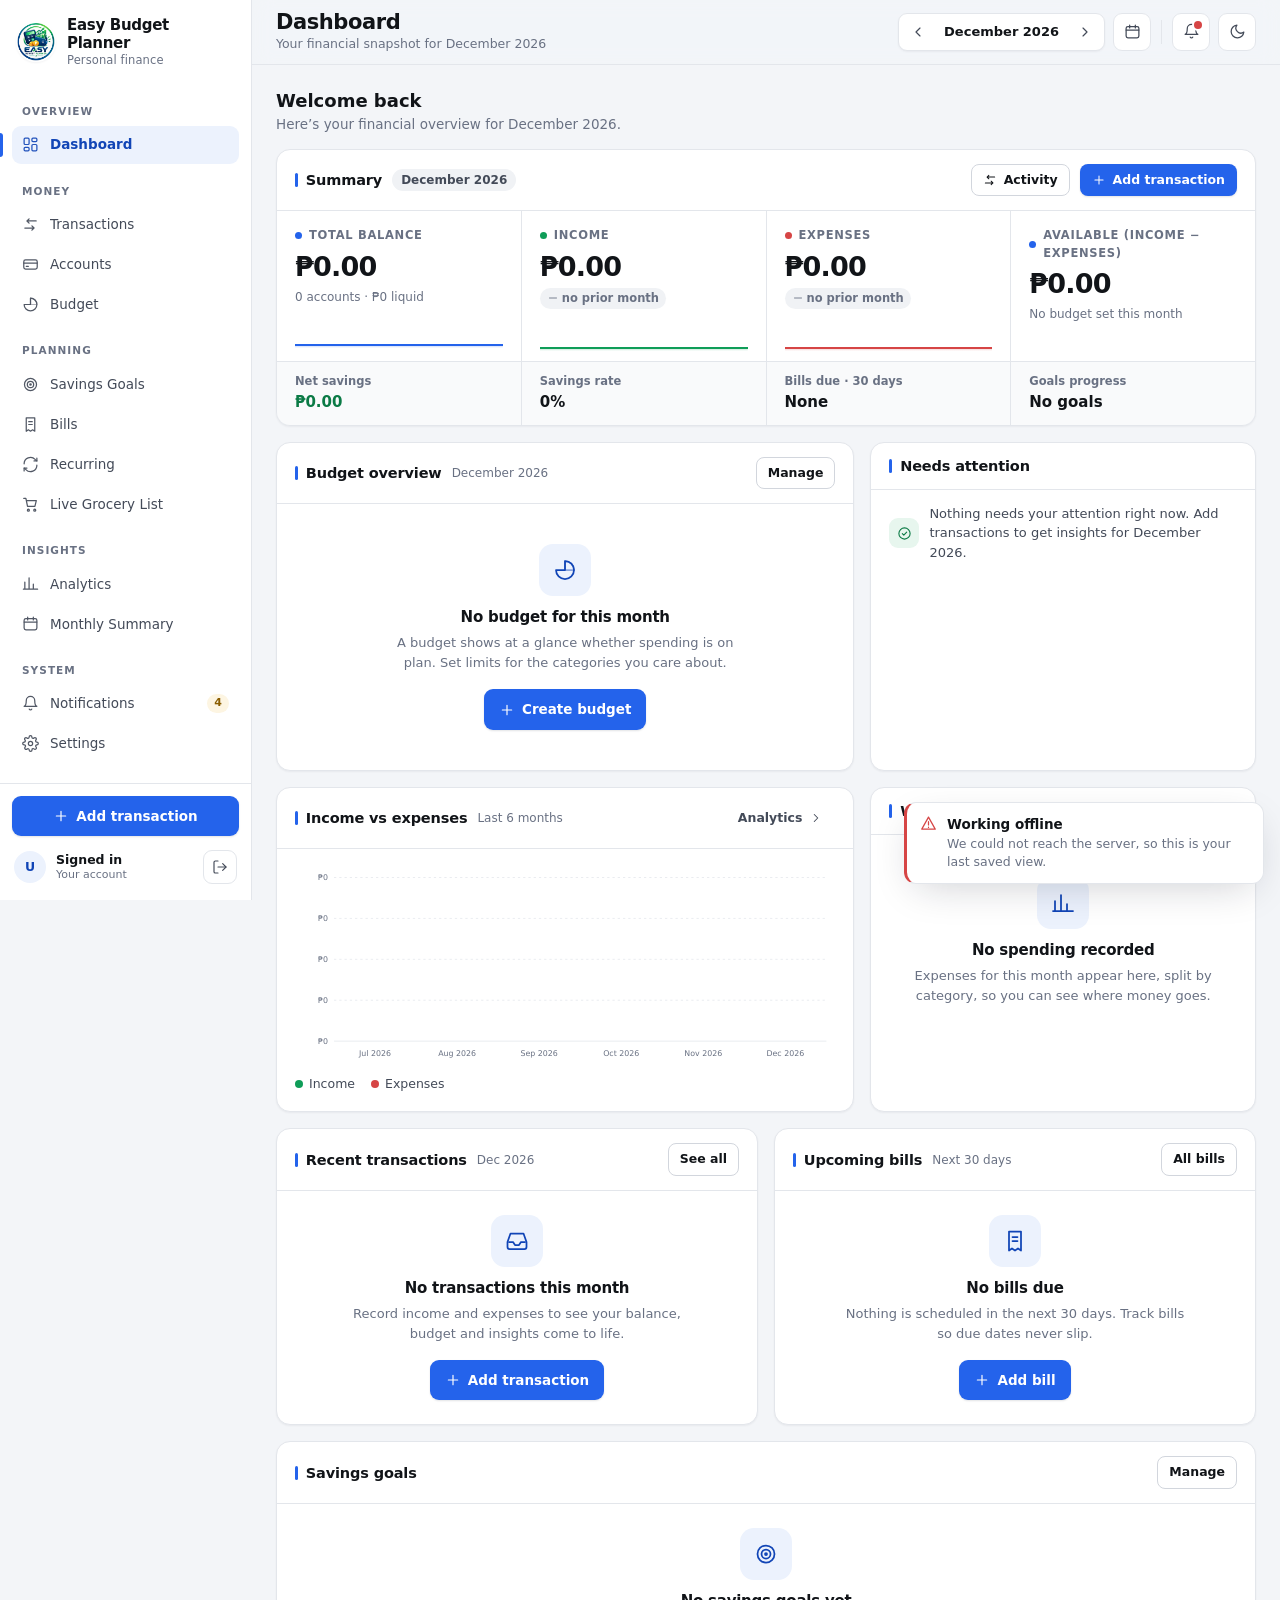
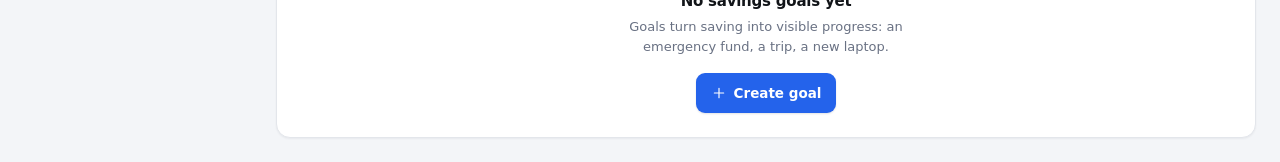
<file: index.html>
<!DOCTYPE html>
<html lang="en" data-theme="light">

<head>
<meta charset="utf-8">
<meta name="viewport" content="width=device-width, initial-scale=1, viewport-fit=cover">

<title>Easy Budget Planner</title>

<meta name="description" content="Easy Budget Planner a complete personal finance manager for tracking income, expenses, budgets, savings goals and bills.">

<meta name="theme-color" content="#f6f7f9">
<meta name="referrer" content="same-origin">

<!-- Open Graph / Facebook -->
<meta property="og:type" content="website">
<meta property="og:title" content="Easy Budget Planner">
<meta property="og:description" content="A complete personal finance manager for tracking income, expenses, budgets, savings goals and bills.">
<meta property="og:url" content="https://easybudgetplanner.freedev.app/">
<meta property="og:image" content="https://easybudgetplanner.freedev.app/assets/images/EasyBudgetPlannerBanner.png">
<meta property="og:image:secure_url" content="https://easybudgetplanner.freedev.app/assets/images/EasyBudgetPlannerBanner.png">
<meta property="og:image:type" content="image/png">
<meta property="og:image:width" content="1200">
<meta property="og:image:height" content="630">
<meta property="og:site_name" content="Easy Budget Planner">

<!-- Twitter / X -->
<meta name="twitter:card" content="summary_large_image">
<meta name="twitter:title" content="Easy Budget Planner">
<meta name="twitter:description" content="A complete personal finance manager for tracking income, expenses, budgets, savings goals and bills.">
<meta name="twitter:image" content="https://easybudgetplanner.freedev.app/assets/images/EasyBudgetPlannerBanner.png">

<link rel="icon" href="assets/images/budgetPlannerLogo.avif">
<link rel="stylesheet" href="assets/css/app.css">
</head>

<body>
<noscript><div style="padding:40px;font-family:system-ui;text-align:center">Budget Planner needs JavaScript enabled to run.</div></noscript>

<!-- Module load order matters: each IIFE reads the globals defined above it. -->
<script src="assets/js/core.js"></script>
<script src="assets/js/api.js"></script>
<script src="assets/js/store.js"></script>
<script src="assets/js/compute.js"></script>
<script src="assets/js/charts.js"></script>
<script src="assets/js/ui.js"></script>
<script src="assets/js/tips.js"></script>
<script src="assets/js/spotlight.js"></script>
<script src="assets/js/notifications.js"></script>
<script src="assets/js/admin.js"></script>
<script src="assets/js/onboarding.js"></script>
<script src="assets/js/forms.js"></script>
<script src="assets/js/views-a.js"></script>
<script src="assets/js/views-b.js"></script>
<script src="assets/js/views-grocery.js"></script>
<script src="assets/js/app.js"></script>
</body>
</html>
</file>
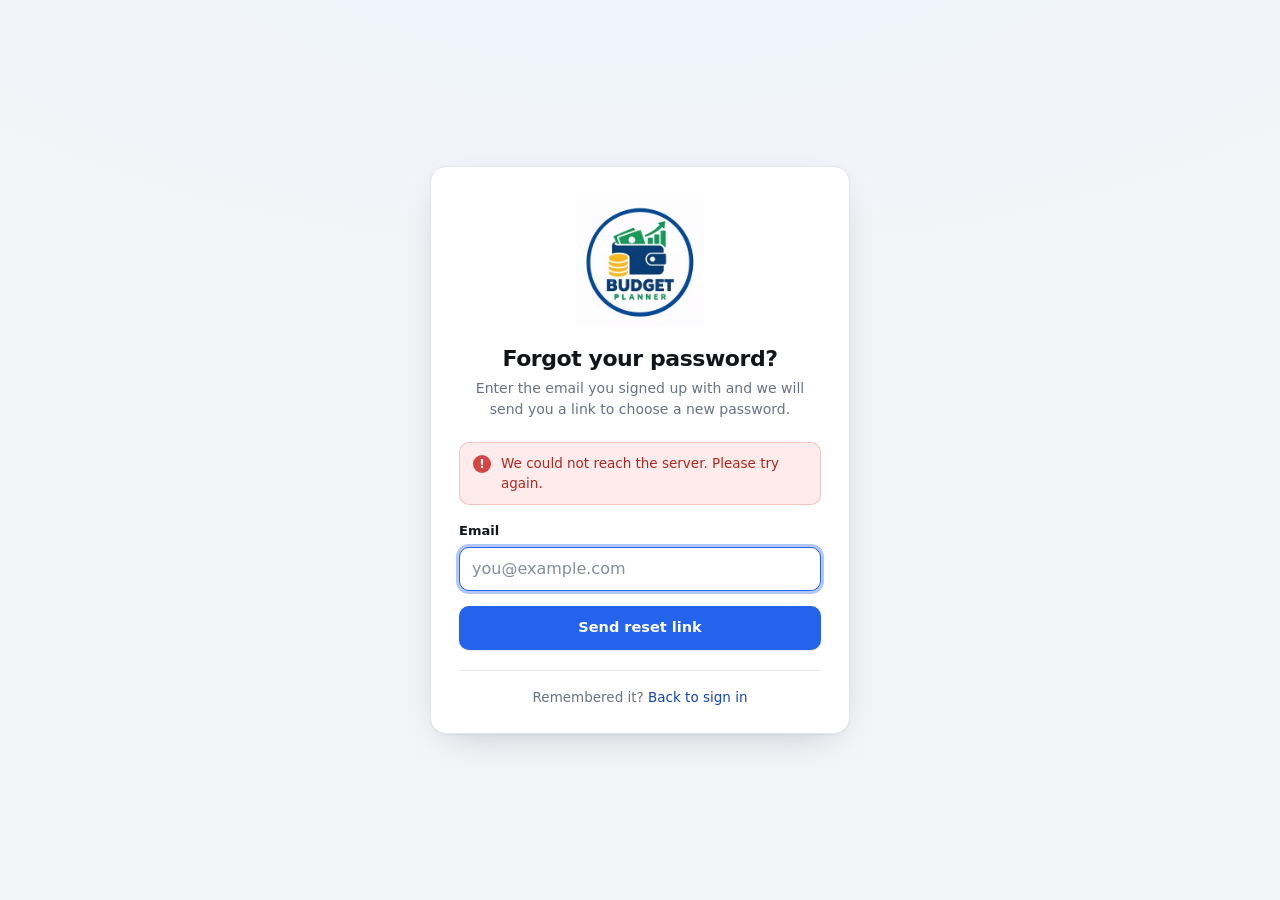
<file: pages/forgot-password.html>
<!DOCTYPE html>
<html lang="en" data-theme="light">
<head>
<meta charset="utf-8">
<meta name="viewport" content="width=device-width, initial-scale=1, viewport-fit=cover">
<meta name="referrer" content="same-origin">
<meta name="robots" content="noindex">
<meta name="theme-color" content="#f3f5f8">
<title>Forgot password · Easy Budget Planner</title>
<link rel="stylesheet" href="../assets/css/app.css">
<link rel="stylesheet" href="../assets/css/auth.css">
<script src="../assets/js/auth.js" defer></script>
</head>
<body data-page="forgot">
<div class="auth-wrap">
  <main class="auth-card">
    <a class="auth-brand" href="login.html" aria-label="Easy Budget Planner, sign in">
      <img src="../assets/images/budgetPlanner.avif" alt="" width="128" height="128">
    </a>
    <section data-view="form">
      <h1>Forgot your password?</h1>
      <p class="auth-sub">Enter the email you signed up with and we will send you a link to choose a new password.</p>

      <div class="auth-alert" id="alert" hidden></div>

      <form id="form" novalidate>
      <div class="auth-field">
        <label class="auth-label" for="email"><span>Email</span></label>
        <input class="auth-input" id="email" type="email" name="email" autocomplete="email" inputmode="email" required maxlength="190" placeholder="you@example.com" aria-describedby="email-err" autofocus>
        <em class="field-error" id="email-err" data-for="email" hidden></em>
      </div>
        <button class="btn btn-primary btn-block" type="submit" id="submit">Send reset link</button>
      </form>

      <p class="auth-foot">Remembered it? <a href="login.html">Back to sign in</a></p>
    </section>

    <section data-view="sent" hidden>
      <div class="auth-status">
        <div class="auth-status-icon is-info" id="sent-icon"><svg viewBox="0 0 24 24" fill="none" stroke="currentColor" stroke-width="2" stroke-linecap="round" stroke-linejoin="round" aria-hidden="true"><rect x="3" y="5" width="18" height="14" rx="2.5"/><path d="M3.5 7l8.5 6 8.5-6"/></svg></div>
        <h1 id="sent-title">Check your email</h1>
        <p id="sent-text"></p>
        <p class="auth-small">Sent to <span class="auth-email" id="sent-email"></span>. The link expires in 1 hour and works once. Check your spam folder if it does not arrive.</p>
        <div class="auth-alert" id="sent-alert" hidden></div>
        <div class="auth-actions">
          <a class="btn btn-primary btn-block" href="login.html">Back to sign in</a>
          <button class="btn btn-block" type="button" id="resend">Send again</button>
          <button class="btn btn-ghost btn-block" type="button" id="change-email">Use a different email</button>
        </div>
      </div>
    </section>
  </main>
</div>
</body>
</html>
</file>
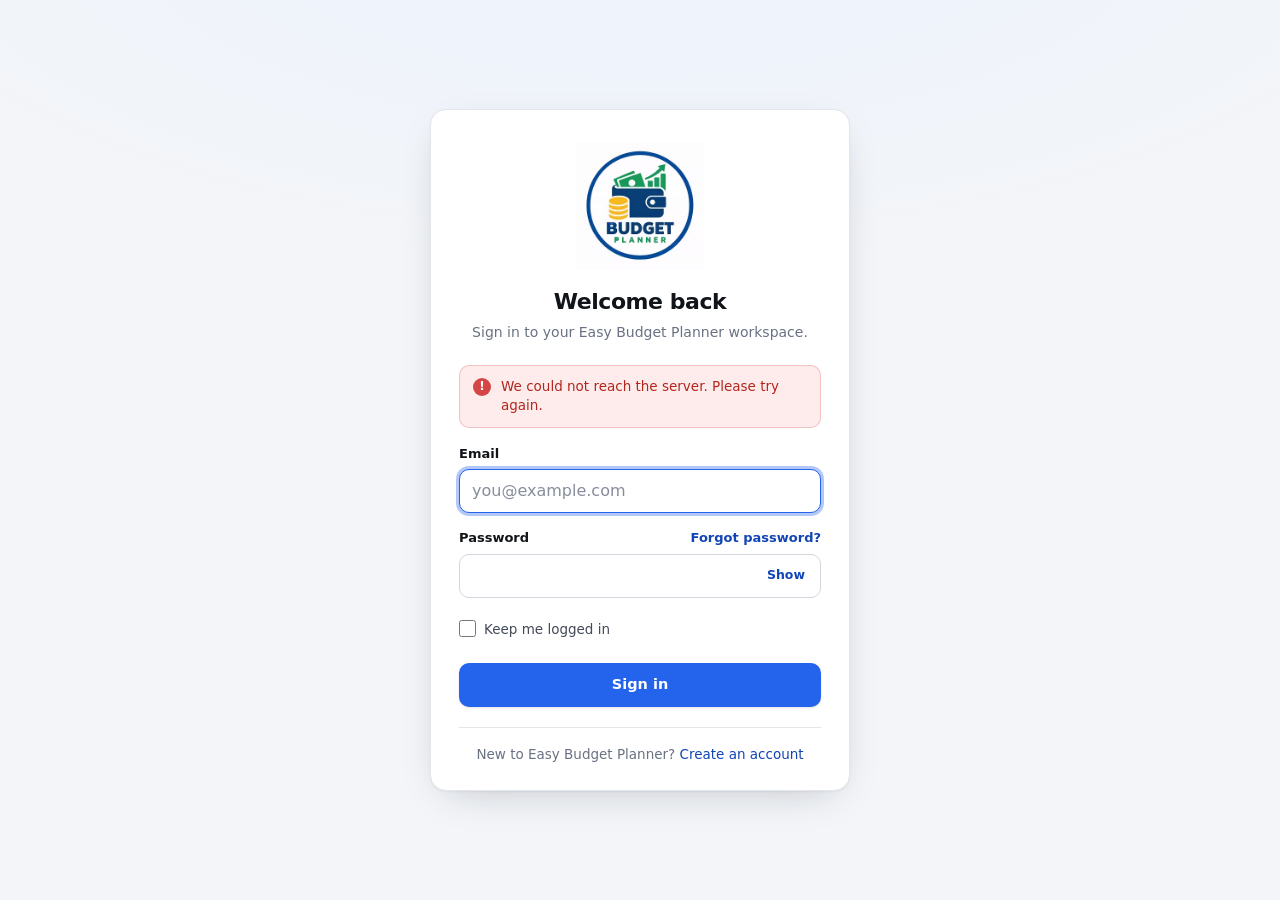
<file: pages/login.html>
<!DOCTYPE html>
<html lang="en" data-theme="light">
<head>
<meta charset="utf-8">
<meta name="viewport" content="width=device-width, initial-scale=1, viewport-fit=cover">
<meta name="referrer" content="same-origin">
<meta name="robots" content="noindex">
<meta name="theme-color" content="#f3f5f8">
<title>Sign in · Easy Budget Planner</title>
<link rel="stylesheet" href="../assets/css/app.css">
<link rel="stylesheet" href="../assets/css/auth.css">
<script src="../assets/js/auth.js" defer></script>
</head>
<body data-page="login">
<div class="auth-wrap">
  <main class="auth-card">
    <a class="auth-brand" href="login.html" aria-label="Easy Budget Planner, sign in">
      <img src="../assets/images/budgetPlanner.avif" alt="" width="128" height="128">
    </a>
    <h1>Welcome back</h1>
    <p class="auth-sub">Sign in to your Easy Budget Planner workspace.</p>

    <div class="auth-alert" id="alert" hidden></div>

    <form id="form" novalidate>
      <div class="auth-field">
        <label class="auth-label" for="email"><span>Email</span></label>
        <input class="auth-input" id="email" type="email" name="email" autocomplete="email" inputmode="email" required maxlength="190" placeholder="you@example.com" aria-describedby="email-err" autofocus>
        <em class="field-error" id="email-err" data-for="email" hidden></em>
      </div>
      <div class="auth-field">
        <div class="auth-label"><label for="password">Password</label><a href="forgot-password.html" id="forgot-link">Forgot password?</a></div>
        <div class="auth-pw">
          <input class="auth-input" id="password" type="password" name="password" autocomplete="current-password" required maxlength="200" aria-describedby="password-err">
          <button class="auth-pw-toggle" type="button" aria-label="Show password" aria-pressed="false">Show</button>
        </div>
        <em class="field-error" id="password-err" data-for="password" hidden></em>
      </div>
      <div class="auth-row">
        <label class="auth-check"><input type="checkbox" name="remember" id="remember"><span>Keep me logged in</span></label>
      </div>
      <button class="btn btn-primary btn-block" type="submit" id="submit">Sign in</button>
    </form>

    <p class="auth-foot">New to Easy Budget Planner? <a href="register.html">Create an account</a></p>
  </main>
</div>
</body>
</html>
</file>
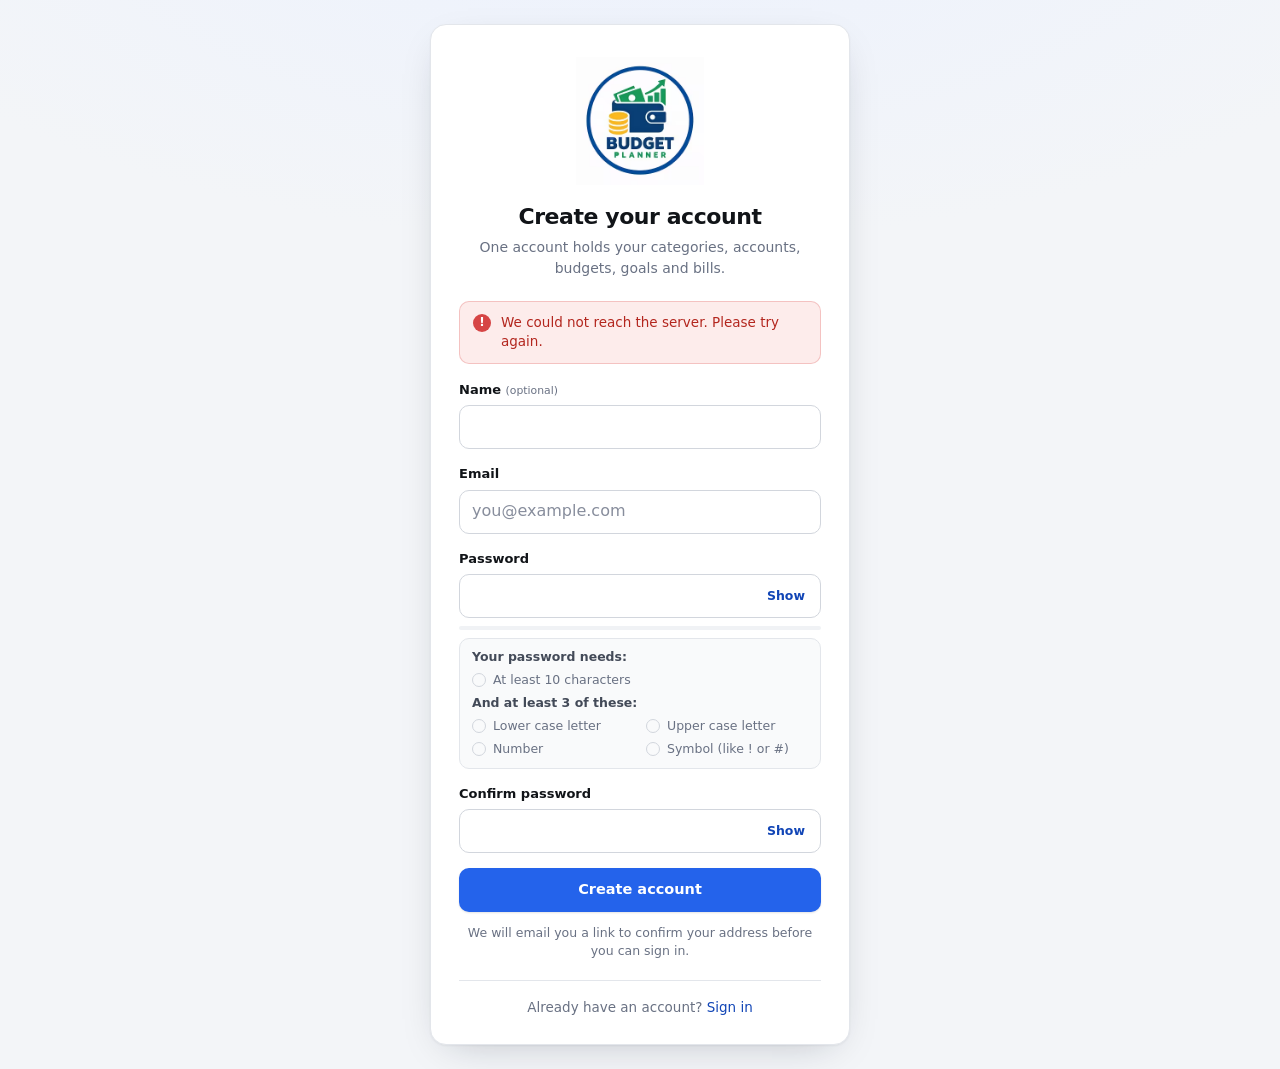
<file: pages/register.html>
<!DOCTYPE html>
<html lang="en" data-theme="light">
<head>
<meta charset="utf-8">
<meta name="viewport" content="width=device-width, initial-scale=1, viewport-fit=cover">
<meta name="referrer" content="same-origin">
<meta name="robots" content="noindex">
<meta name="theme-color" content="#f3f5f8">
<title>Create account · Easy Budget Planner</title>
<link rel="stylesheet" href="../assets/css/app.css">
<link rel="stylesheet" href="../assets/css/auth.css">
<script src="../assets/js/auth.js" defer></script>
</head>
<body data-page="register">
<div class="auth-wrap">
  <main class="auth-card">
    <a class="auth-brand" href="login.html" aria-label="Easy Budget Planner, sign in">
      <img src="../assets/images/budgetPlanner.avif" alt="" width="128" height="128">
    </a>
    <section data-view="form">
      <h1>Create your account</h1>
      <p class="auth-sub">One account holds your categories, accounts, budgets, goals and bills.</p>

      <div class="auth-alert" id="alert" hidden></div>

      <form id="form" novalidate>
        <div class="auth-field">
          <label class="auth-label" for="displayName"><span>Name <small>(optional)</small></span></label>
          <input class="auth-input" id="displayName" type="text" name="displayName" autocomplete="name" maxlength="80">
        </div>
        <div class="auth-field">
          <label class="auth-label" for="email"><span>Email</span></label>
          <input class="auth-input" id="email" type="email" name="email" autocomplete="email" inputmode="email" required maxlength="190" placeholder="you@example.com" aria-describedby="email-err">
          <em class="field-error" id="email-err" data-for="email" hidden></em>
        </div>
      <div class="auth-field">
        <label class="auth-label" for="password"><span>Password</span></label>
        <div class="auth-pw">
          <input class="auth-input" id="password" type="password" name="password" autocomplete="new-password" required maxlength="200" aria-describedby="password-err">
          <button class="auth-pw-toggle" type="button" aria-label="Show password" aria-pressed="false">Show</button>
        </div>
        <em class="field-error" id="password-err" data-for="password" hidden></em>
        <div class="pw-meter" id="pw-meter" aria-hidden="true"><span></span></div>
        <ul class="pw-rules" id="pw-rules" aria-label="Password requirements">
          <li class="pw-rules-head">Your password needs:</li>
          <li data-rule="length">At least 10 characters</li>
          <li class="pw-rules-head">And at least 3 of these:</li>
          <li data-rule="lower">Lower case letter</li>
          <li data-rule="upper">Upper case letter</li>
          <li data-rule="number">Number</li>
          <li data-rule="symbol">Symbol (like ! or #)</li>
        </ul>
      </div>
      <div class="auth-field">
        <label class="auth-label" for="passwordConfirm"><span>Confirm password</span></label>
        <div class="auth-pw">
          <input class="auth-input" id="passwordConfirm" type="password" name="passwordConfirm" autocomplete="new-password" required maxlength="200" aria-describedby="passwordConfirm-err">
          <button class="auth-pw-toggle" type="button" aria-label="Show password" aria-pressed="false">Show</button>
        </div>
        <em class="field-error" id="passwordConfirm-err" data-for="passwordConfirm" hidden></em>
      </div>
        <button class="btn btn-primary btn-block" type="submit" id="submit">Create account</button>
        <p class="auth-hint" style="text-align:center;margin-top:12px">We will email you a link to confirm your address before you can sign in.</p>
      </form>

      <p class="auth-foot">Already have an account? <a href="login.html">Sign in</a></p>
    </section>

    <section data-view="sent" hidden>
      <div class="auth-status">
        <div class="auth-status-icon is-info" id="sent-icon"><svg viewBox="0 0 24 24" fill="none" stroke="currentColor" stroke-width="2" stroke-linecap="round" stroke-linejoin="round" aria-hidden="true"><rect x="3" y="5" width="18" height="14" rx="2.5"/><path d="M3.5 7l8.5 6 8.5-6"/></svg></div>
        <h1 id="sent-title">Check your inbox</h1>
        <p id="sent-text">We sent a confirmation link to <span class="auth-email" id="sent-email"></span>. Open it to activate your account, then sign in.</p>
        <p class="auth-small">The link expires in 24 hours. If you do not see the email, check your spam or promotions folder.</p>
        <div class="auth-alert" id="sent-alert" hidden></div>
        <div class="auth-actions">
          <a class="btn btn-primary btn-block" href="login.html">Go to sign in</a>
          <button class="btn btn-block" type="button" id="resend">Resend email</button>
          <button class="btn btn-ghost btn-block" type="button" id="change-email">Use a different email</button>
        </div>
      </div>
    </section>
  </main>
</div>
</body>
</html>
</file>
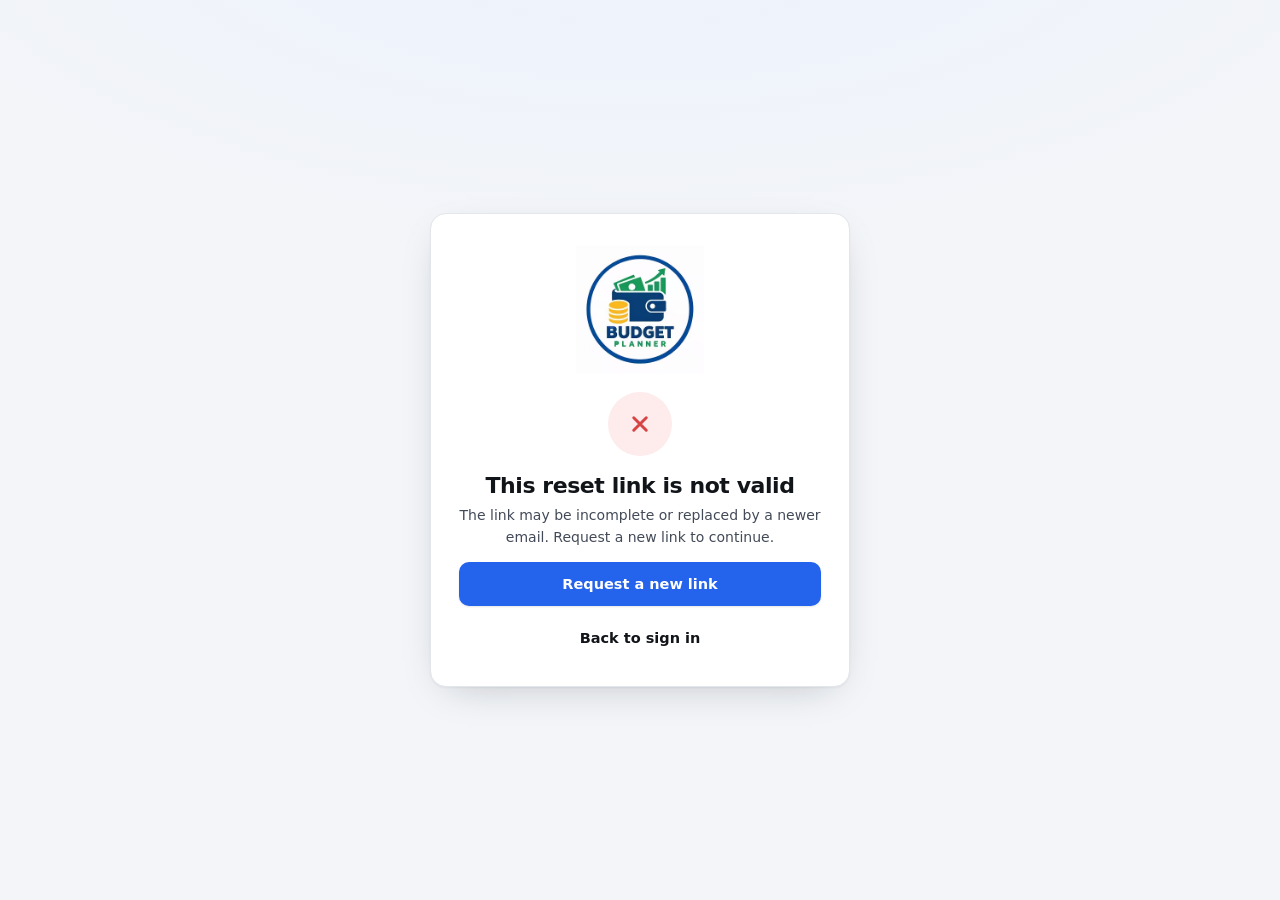
<file: pages/reset-password.html>
<!DOCTYPE html>
<html lang="en" data-theme="light">
<head>
<meta charset="utf-8">
<meta name="viewport" content="width=device-width, initial-scale=1, viewport-fit=cover">
<meta name="referrer" content="no-referrer">
<meta name="robots" content="noindex">
<meta name="theme-color" content="#f3f5f8">
<title>Reset password · Easy Budget Planner</title>
<link rel="stylesheet" href="../assets/css/app.css">
<link rel="stylesheet" href="../assets/css/auth.css">
<script src="../assets/js/auth.js" defer></script>
</head>
<body data-page="reset">
<div class="auth-wrap">
  <main class="auth-card">
    <a class="auth-brand" href="login.html" aria-label="Easy Budget Planner, sign in">
      <img src="../assets/images/budgetPlanner.avif" alt="" width="128" height="128">
    </a>
    <section data-view="loading">
      <div class="auth-loading" role="status"><span class="spin" aria-hidden="true"></span><span>Checking your reset link...</span></div>
    </section>

    <section data-view="form" hidden>
      <h1>Choose a new password</h1>
      <p class="auth-sub">Pick something you have not used here before. You will be signed out on every device.</p>

      <div class="auth-alert" id="alert" hidden></div>

      <form id="form" novalidate>
        <input type="text" name="username" autocomplete="username" hidden aria-hidden="true" tabindex="-1">
      <div class="auth-field">
        <label class="auth-label" for="password"><span>New password</span></label>
        <div class="auth-pw">
          <input class="auth-input" id="password" type="password" name="password" autocomplete="new-password" required maxlength="200" aria-describedby="password-err">
          <button class="auth-pw-toggle" type="button" aria-label="Show password" aria-pressed="false">Show</button>
        </div>
        <em class="field-error" id="password-err" data-for="password" hidden></em>
        <div class="pw-meter" id="pw-meter" aria-hidden="true"><span></span></div>
        <ul class="pw-rules" id="pw-rules" aria-label="Password requirements">
          <li class="pw-rules-head">Your password needs:</li>
          <li data-rule="length">At least 10 characters</li>
          <li class="pw-rules-head">And at least 3 of these:</li>
          <li data-rule="lower">Lower case letter</li>
          <li data-rule="upper">Upper case letter</li>
          <li data-rule="number">Number</li>
          <li data-rule="symbol">Symbol (like ! or #)</li>
        </ul>
      </div>
      <div class="auth-field">
        <label class="auth-label" for="passwordConfirm"><span>Confirm new password</span></label>
        <div class="auth-pw">
          <input class="auth-input" id="passwordConfirm" type="password" name="passwordConfirm" autocomplete="new-password" required maxlength="200" aria-describedby="passwordConfirm-err">
          <button class="auth-pw-toggle" type="button" aria-label="Show password" aria-pressed="false">Show</button>
        </div>
        <em class="field-error" id="passwordConfirm-err" data-for="passwordConfirm" hidden></em>
      </div>
        <button class="btn btn-primary btn-block" type="submit" id="submit">Update password</button>
      </form>

      <p class="auth-foot"><a href="login.html">Back to sign in</a></p>
    </section>

    <section data-view="problem" hidden>
      <div class="auth-status">
        <div class="auth-status-icon is-warn" id="problem-icon"></div>
        <h1 id="problem-title"></h1>
        <p id="problem-text"></p>
        <div class="auth-actions">
          <a class="btn btn-primary btn-block" href="forgot-password.html">Request a new link</a>
          <a class="btn btn-ghost btn-block" href="login.html">Back to sign in</a>
        </div>
      </div>
    </section>

    <section data-view="done" hidden>
      <div class="auth-status">
        <div class="auth-status-icon is-success" id="done-icon"><svg viewBox="0 0 24 24" fill="none" stroke="currentColor" stroke-width="2.4" stroke-linecap="round" stroke-linejoin="round" aria-hidden="true"><path d="M5 12.5l4.5 4.5L19 7.5"/></svg></div>
        <h1 id="done-title">Password updated</h1>
        <p id="done-text">Your password has been changed and you have been signed out everywhere. Sign in with your new password to continue.</p>
        <div class="auth-actions"><a class="btn btn-primary btn-block" href="login.html?notice=reset">Back to sign in</a></div>
      </div>
    </section>
  </main>
</div>
</body>
</html>
</file>
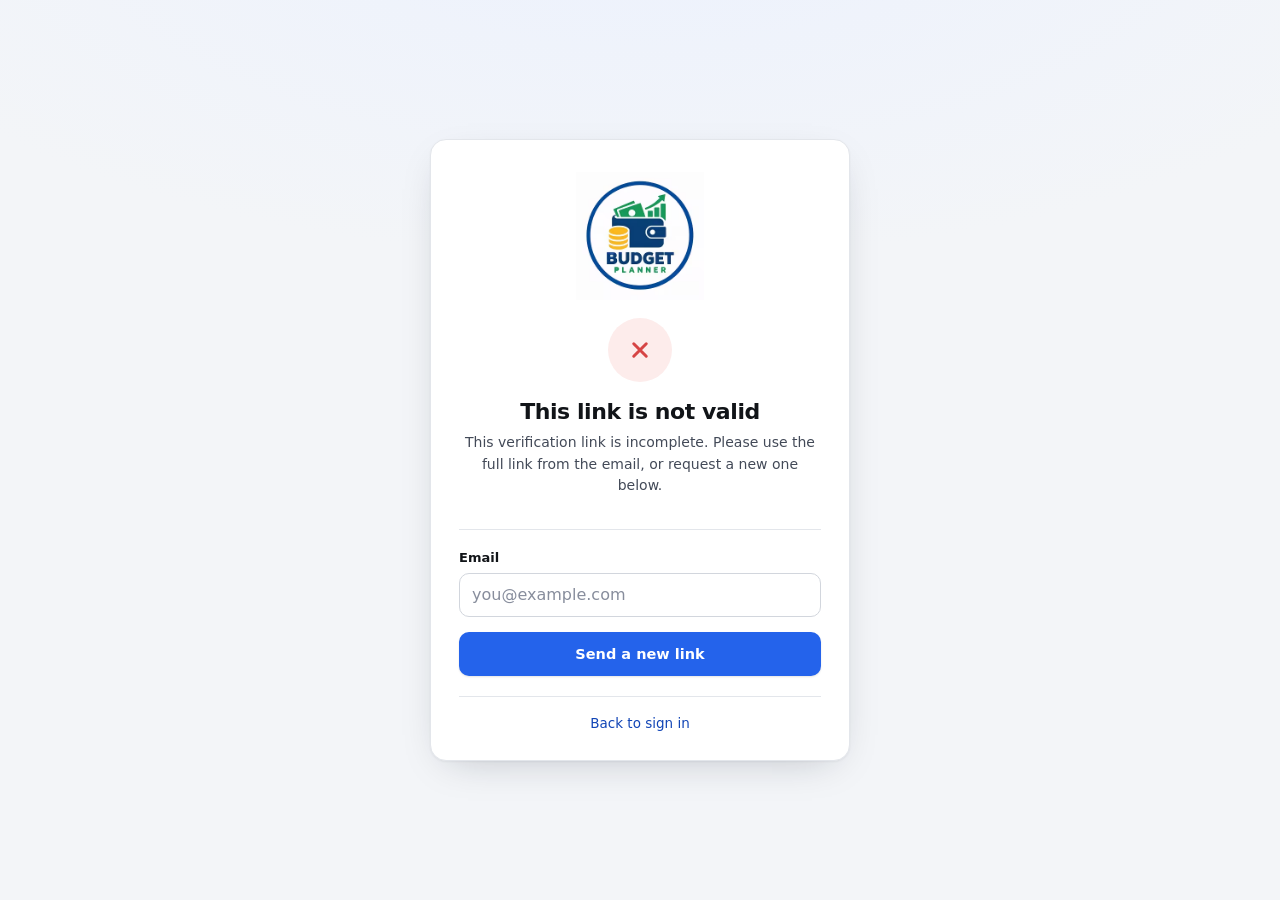
<file: pages/verify-email.html>
<!DOCTYPE html>
<html lang="en" data-theme="light">
<head>
<meta charset="utf-8">
<meta name="viewport" content="width=device-width, initial-scale=1, viewport-fit=cover">
<meta name="referrer" content="no-referrer">
<meta name="robots" content="noindex">
<meta name="theme-color" content="#f3f5f8">
<title>Confirm email · Easy Budget Planner</title>
<link rel="stylesheet" href="../assets/css/app.css">
<link rel="stylesheet" href="../assets/css/auth.css">
<script src="../assets/js/auth.js" defer></script>
</head>
<body data-page="verify">
<div class="auth-wrap">
  <main class="auth-card">
    <a class="auth-brand" href="login.html" aria-label="Easy Budget Planner, sign in">
      <img src="../assets/images/budgetPlanner.avif" alt="" width="128" height="128">
    </a>
    <section data-view="loading">
      <h1 class="sr-only" style="position:absolute;left:-9999px">Confirming your email</h1>
      <div class="auth-loading" role="status"><span class="spin" aria-hidden="true"></span><span>Confirming your email address...</span></div>
    </section>

    <section data-view="result" hidden>
      <div class="auth-status">
        <div class="auth-status-icon is-info" id="status-icon"></div>
        <h1 id="status-title"></h1>
        <p id="status-text"></p>
        <div class="auth-actions"><a class="btn btn-primary btn-block" id="status-primary" href="login.html" hidden>Sign in</a></div>
        <form id="resend-form" novalidate hidden>
          <div class="auth-divider"></div>
          <div class="auth-alert" id="resend-alert" hidden></div>
          <div class="auth-field">
            <label class="auth-label" for="resend-email"><span>Email</span></label>
            <input class="auth-input" id="resend-email" type="email" name="email" autocomplete="email" inputmode="email" required maxlength="190" placeholder="you@example.com" aria-describedby="resend-email-err">
            <em class="field-error" id="resend-email-err" data-for="email" hidden></em>
      </div>
          <button class="btn btn-primary btn-block" type="submit" id="resend-submit">Send a new link</button>
        </form>
      </div>
      <p class="auth-foot"><a href="login.html">Back to sign in</a></p>
    </section>
  </main>
</div>
</body>
</html>
</file>
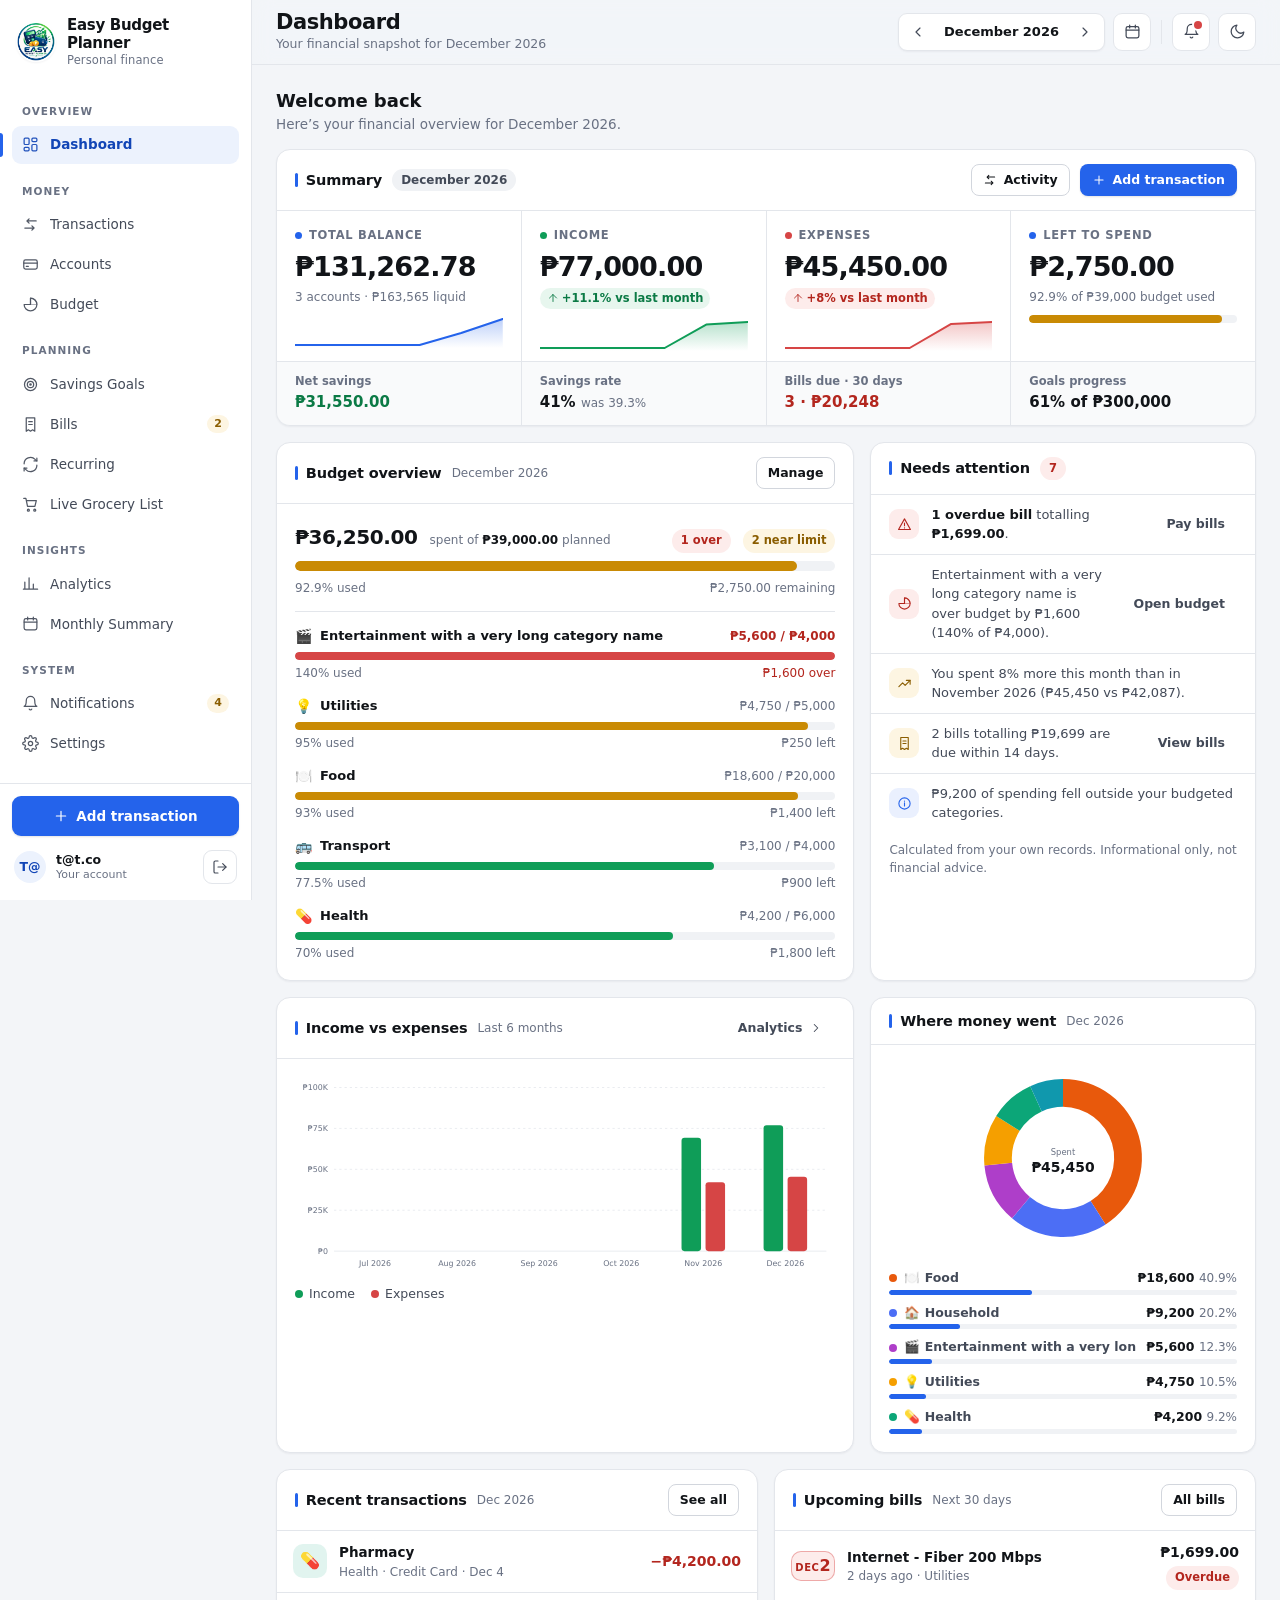
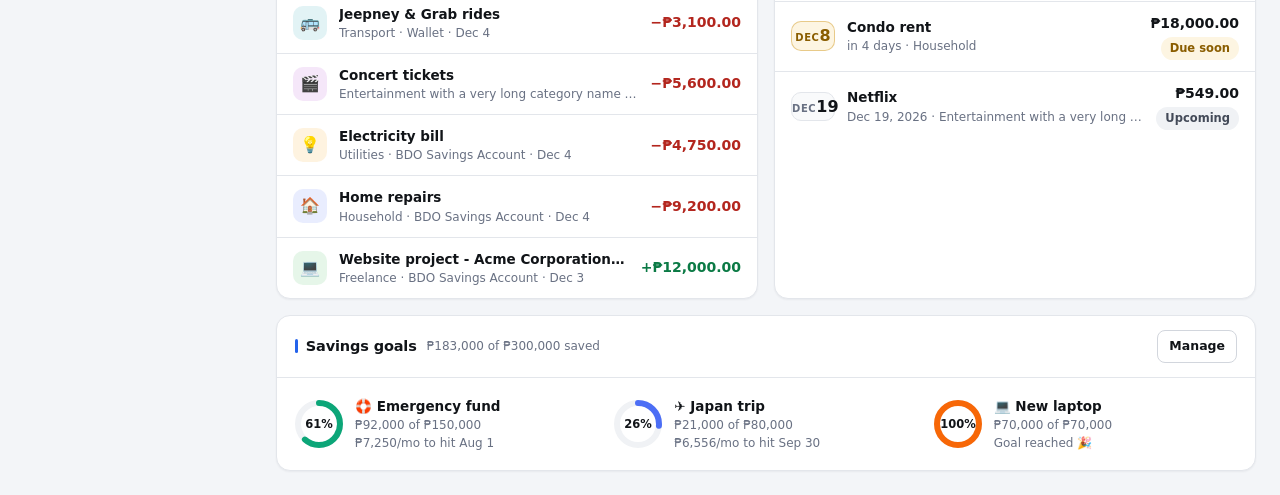
<file: tools/grocery-tests/preview.html>
<!DOCTYPE html>
<html lang="en" data-theme="light">
<head>
<meta charset="utf-8">
<base href="/">
<title>Visual preview</title>
<link rel="stylesheet" href="assets/css/app.css">
</head>
<body>
<!-- The mock API must be installed before the app scripts run. -->
<script src="tools/grocery-tests/mock-api.js"></script>
<script src="tools/grocery-tests/preview-seed.js"></script>

<!-- Same module load order as index.html. -->
<script src="assets/js/core.js"></script>
<script src="assets/js/api.js"></script>
<script src="assets/js/store.js"></script>
<script src="assets/js/compute.js"></script>
<script src="assets/js/charts.js"></script>
<script src="assets/js/ui.js"></script>
<script src="assets/js/tips.js"></script>
<script src="assets/js/spotlight.js"></script>
<script src="assets/js/notifications.js"></script>
<script src="assets/js/admin.js"></script>
<script src="assets/js/onboarding.js"></script>
<script src="assets/js/forms.js"></script>
<script src="assets/js/views-a.js"></script>
<script src="assets/js/views-b.js"></script>
<script src="assets/js/views-grocery.js"></script>
<script src="assets/js/app.js"></script>

</body>
</html>
</file>
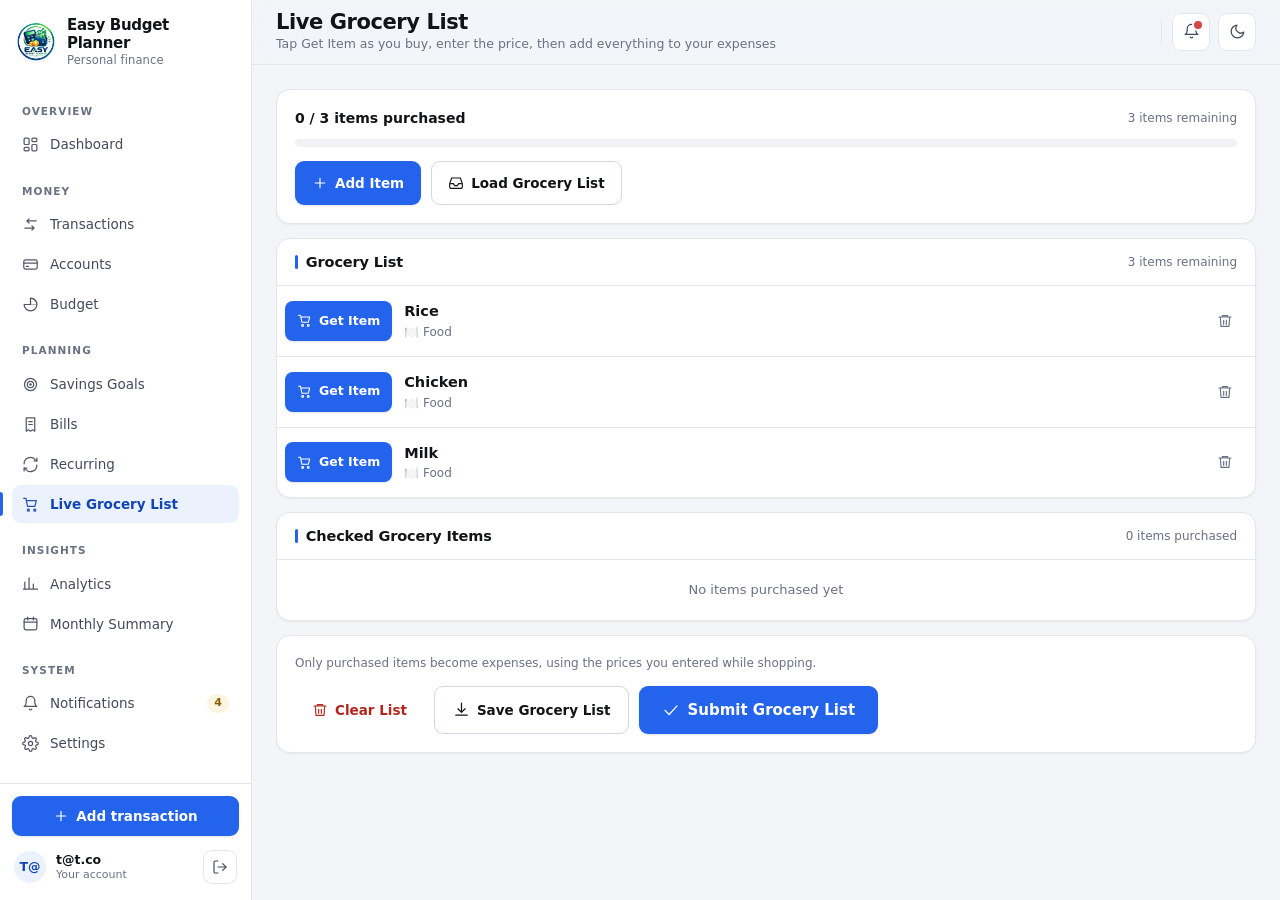
<file: tools/grocery-tests/runner.html>
<!DOCTYPE html>
<html lang="en" data-theme="light">
<head>
<meta charset="utf-8">
<base href="/">
<title>Live Grocery List tests</title>
<link rel="stylesheet" href="assets/css/app.css">
</head>
<body>
<!-- The mock API must be installed before the app scripts run. -->
<script src="tools/grocery-tests/mock-api.js"></script>

<!-- Same module load order as index.html. -->
<script src="assets/js/core.js"></script>
<script src="assets/js/api.js"></script>
<script src="assets/js/store.js"></script>
<script src="assets/js/compute.js"></script>
<script src="assets/js/charts.js"></script>
<script src="assets/js/ui.js"></script>
<script src="assets/js/tips.js"></script>
<script src="assets/js/spotlight.js"></script>
<script src="assets/js/notifications.js"></script>
<script src="assets/js/admin.js"></script>
<script src="assets/js/onboarding.js"></script>
<script src="assets/js/forms.js"></script>
<script src="assets/js/views-a.js"></script>
<script src="assets/js/views-b.js"></script>
<script src="assets/js/views-grocery.js"></script>
<script src="assets/js/app.js"></script>

<script src="tools/grocery-tests/tests-phase2.js"></script>
<script src="tools/grocery-tests/tests-clear.js"></script>
<script src="tools/grocery-tests/tests-modals.js"></script>
<script src="tools/grocery-tests/tests-rows.js"></script>
<script src="tools/grocery-tests/tests-template.js"></script>
<script src="tools/grocery-tests/tests-budget.js"></script>
<script src="tools/grocery-tests/tests-preview.js"></script>
<script src="tools/grocery-tests/tests-onboarding.js"></script>
<script src="tools/grocery-tests/tests-inbox.js"></script>
<script src="tools/grocery-tests/tests-admin.js"></script>
<script src="tools/grocery-tests/tests.js"></script>
</body>
</html>
</file>
<file: assets/css/app.css>
/* ============================================================
   Easy Budget Planner - Design System
   ------------------------------------------------------------
   Layers, top to bottom:
     §1 Colour tokens ........ :root (light) + html[data-theme="dark"]
     §2 Structural tokens .... :root = the "Modern Finance" template
     §3 Design templates ..... html[data-template="classic"|"minimal"]
     §3b Futuristic (Game HUD) tokens + its one scoped HUD layer
                               override TOKEN VALUES ONLY
     §4+ Components .......... consume tokens, never test a template
   Adding a template: copy one §3 block, change the values, then add
   an entry to TEMPLATES in assets/js/app.js and Defaults::TEMPLATES.
   Colour and template are independent: every template works in
   light, dark and system mode and with every accent hue.
   ============================================================ */
*,*::before,*::after{box-sizing:border-box}

/* §1 ---------- colour tokens ---------- */
:root{
  --brand-h:221; --brand-s:83%;
  --brand:hsl(var(--brand-h) var(--brand-s) 53%);
  --brand-600:hsl(var(--brand-h) var(--brand-s) 46%);
  --brand-700:hsl(var(--brand-h) var(--brand-s) 39%);
  --brand-soft:hsl(var(--brand-h) var(--brand-s) 96%);
  --brand-ring:hsl(var(--brand-h) var(--brand-s) 53% / .35);
  --on-brand:#fff;
  --accent-text:var(--brand-700);   /* brand-coloured text on neutral surfaces */

  --pos:#0f9d58; --pos-soft:#e7f6ee; --pos-text:#0b7a45;
  --neg:#d64545; --neg-soft:#fdeceb; --neg-text:#b3261e;
  --warn:#c98a04; --warn-soft:#fdf5e2; --warn-text:#8a5d00;
  --info:#2563eb; --info-soft:#eaf0fe;

  --bg:#f3f5f8;
  --surface:#ffffff;
  --surface-2:#f9fafb;
  --surface-3:#f0f2f5;
  --border:#e3e6eb;
  --border-strong:#d2d6dd;
  --text:#111418;
  --text-2:#434a58;
  --muted:#697183;
  --shadow-sm:0 1px 2px rgba(16,24,40,.05);
  --shadow:0 1px 3px rgba(16,24,40,.07),0 8px 24px -12px rgba(16,24,40,.12);
  --shadow-lg:0 12px 40px -12px rgba(16,24,40,.22);

  --r-sm:8px; --r:12px; --r-lg:16px; --r-xl:20px;
  --sp:4px;
  --sidebar-w:252px;
  --header-h:64px;
  --bottomnav-h:64px;
  --font:"Inter",ui-sans-serif,system-ui,-apple-system,"Segoe UI",Roboto,"Helvetica Neue",Arial,sans-serif;
  --mono:ui-monospace,SFMono-Regular,"SF Mono",Menlo,Consolas,monospace;
  --dur:.18s; --ease:cubic-bezier(.22,.61,.36,1);
  color-scheme:light;

  /* §2 ---------- structural tokens: Modern Finance (default) ---------- */
  --title-size:21px; --title-weight:700; --title-tracking:-.02em;
  --gap:16px;
  --content-pad:24px; --content-max:1480px;
  --card-bg:var(--surface); --card-border:var(--border); --card-radius:14px; --card-shadow:var(--shadow-sm);
  --card-pad:18px; --card-head-pad:14px 18px; --card-head-bg:transparent; --card-head-rule:var(--border);
  --head-size:14.5px; --head-weight:650; --head-case:none; --head-tracking:-.01em;
  --head-marker:var(--brand); --head-marker-w:3px;         /* accent tick before card titles */
  --label-size:11.5px; --label-case:uppercase; --label-tracking:.06em;
  --stat-value:24px; --kpi-value:27px; --stat-ico-display:grid; --stat-hover-lift:-1px;
  --btn-radius:9px; --input-radius:9px; --chip-radius:99px; --badge-radius:99px;
  --sidebar-bg:var(--surface); --sidebar-border:var(--border); --sidebar-text:var(--text-2);
  --sidebar-strong:var(--text); --sidebar-muted:var(--muted); --sidebar-hover:var(--surface-3);
  --nav-radius:9px; --nav-pad:8px 10px; --nav-active-bg:var(--brand-soft); --nav-active-fg:var(--brand-700);
  --nav-active-bar:var(--brand); --nav-active-weight:650;
  --topbar-bg:color-mix(in srgb,var(--bg) 86%,transparent);
  --row-pad:11px 16px; --row-hover:var(--surface-2);
  --table-head-bg:var(--surface-2);
  --chart-grid:var(--border);
}
html[data-theme="dark"]{
  --brand:hsl(var(--brand-h) 90% 64%);
  --brand-600:hsl(var(--brand-h) 90% 58%);
  --brand-700:hsl(var(--brand-h) 90% 52%);
  --brand-soft:hsl(var(--brand-h) 60% 18%);
  --brand-ring:hsl(var(--brand-h) 90% 64% / .4);
  --on-brand:#0b1020;
  --accent-text:var(--brand);

  --pos:#3ecf8e; --pos-soft:#11302a; --pos-text:#5fe0a6;
  --neg:#f26d6d; --neg-soft:#3a1e20; --neg-text:#ff9a9a;
  --warn:#e3b341; --warn-soft:#3a2f14; --warn-text:#f0c761;
  --info:#6ea8fe; --info-soft:#17233d;

  --bg:#0d0f13;
  --surface:#15181d;
  --surface-2:#1a1d23;
  --surface-3:#22262d;
  --border:#272c34;
  --border-strong:#38404a;
  --text:#eceef2;
  --text-2:#b6bcc7;
  --muted:#8d95a3;
  --shadow-sm:0 1px 2px rgba(0,0,0,.4);
  --shadow:0 1px 3px rgba(0,0,0,.5),0 10px 28px -14px rgba(0,0,0,.7);
  --shadow-lg:0 20px 48px -16px rgba(0,0,0,.75);
  --nav-active-fg:var(--brand);
  color-scheme:dark;
}

/* §3 ---------- design templates (token overrides only) ---------- */
/* Classic - conservative finance dashboard: navy sidebar, square corners,
   ruled panels with uppercase headers, denser rows, no shadows. */
html[data-template="classic"]{
  --title-size:19px; --title-weight:700; --title-tracking:-.01em;
  --gap:12px; --content-pad:20px;
  --card-border:var(--border-strong); --card-radius:6px; --card-shadow:none;
  --card-pad:15px; --card-head-pad:10px 15px; --card-head-bg:var(--surface-2);
  --head-size:12px; --head-weight:700; --head-case:uppercase; --head-tracking:.06em;
  --head-marker:transparent; --head-marker-w:0px;
  --stat-value:21px; --kpi-value:23px; --stat-hover-lift:0px;
  --btn-radius:5px; --input-radius:5px; --chip-radius:5px; --badge-radius:4px;
  --sidebar-bg:#15223a; --sidebar-border:#15223a; --sidebar-text:#c4cddc;
  --sidebar-strong:#ffffff; --sidebar-muted:#8391a8; --sidebar-hover:rgba(255,255,255,.07);
  --nav-radius:4px; --nav-active-bg:rgba(255,255,255,.12); --nav-active-fg:#ffffff;
  --nav-active-bar:hsl(var(--brand-h) 90% 66%);
  --row-pad:9px 14px; --table-head-bg:var(--surface-3);
}
html[data-template="classic"][data-theme="dark"]{--sidebar-bg:#0b1322;--sidebar-border:#1c283d}

/* Minimal - lightweight: one flat surface, hairline panels, no shadows,
   no decorative icons, quiet navigation and more breathing room. */
html[data-template="minimal"]{
  --bg:var(--surface);
  --title-size:22px; --title-weight:650;
  --gap:20px; --content-pad:28px;
  --card-radius:10px; --card-shadow:none; --card-pad:20px;
  --card-head-pad:16px 20px 6px; --card-head-rule:transparent;
  --head-size:15px; --head-weight:620; --head-marker:transparent; --head-marker-w:0px;
  --label-case:none; --label-tracking:0; --label-size:12.5px;
  --stat-ico-display:none; --stat-value:23px; --kpi-value:26px; --stat-hover-lift:0px;
  --btn-radius:8px; --input-radius:8px;
  --sidebar-bg:var(--surface); --sidebar-border:var(--border);
  --nav-active-bg:var(--surface-3); --nav-active-fg:var(--text); --nav-active-bar:transparent; --nav-active-weight:620;
  --table-head-bg:transparent; --row-hover:var(--surface-2);
  --topbar-bg:color-mix(in srgb,var(--surface) 92%,transparent);
}

/* §3b ---------- Futuristic (Game HUD) template ----------
   A dark financial command center: near-black blue base, cyan telemetry
   accent, thin technical borders with corner brackets, uppercase labels,
   mono numerals and a restrained glow on active/important elements only.
   Part 1 = tokens (same names as every other template, plus --hud-*).
   Part 2 = the one scoped HUD layer (corner brackets, glow, telemetry
   charts, .hud-* dashboard modules). No other file styles this template.
   The palette is always dark (theme toggle affects the other templates);
   the accent is fixed cyan so status colours keep their meaning. */
html[data-template="futuristic"]{
  /* palette */
  --hud-h:187;
  --brand:hsl(var(--hud-h) 100% 47%);
  --brand-600:hsl(var(--hud-h) 100% 41%);
  --brand-700:hsl(var(--hud-h) 90% 62%);
  --brand-soft:hsl(var(--hud-h) 80% 47% / .12);
  --brand-ring:hsl(var(--hud-h) 100% 50% / .45);
  --on-brand:#021217;
  --accent-text:hsl(var(--hud-h) 90% 64%);
  --pos:#2fe39b; --pos-soft:rgba(47,227,155,.11); --pos-text:#5cf0b4;
  --neg:#ff5a6e; --neg-soft:rgba(255,90,110,.12); --neg-text:#ff8e9c;
  --warn:#ffb340; --warn-soft:rgba(255,179,64,.12); --warn-text:#ffc86e;
  --info:#6f8dff; --info-soft:rgba(111,141,255,.13);
  --bg:#05090e;
  --surface:#0a1119;
  --surface-2:#0d1620;
  --surface-3:#122130;
  --border:#16293a;
  --border-strong:#21415a;
  --text:#e3f4f8;
  --text-2:#a8c3cd;
  --muted:#7d98a4;
  --shadow-sm:none;
  --shadow:0 0 0 1px rgba(0,229,255,.06),0 16px 40px -18px rgba(0,0,0,.9);
  --shadow-lg:0 0 0 1px rgba(0,229,255,.12),0 24px 60px -18px rgba(0,0,0,.95);
  color-scheme:dark;
  /* HUD-only tokens */
  --hud-2:#8f7dff;                                   /* restrained secondary (violet) */
  --hud-line:hsl(var(--hud-h) 100% 55% / .55);       /* corner brackets, active rules */
  --hud-line-soft:hsl(var(--hud-h) 100% 55% / .16);
  --hud-glow:0 0 14px -2px hsl(var(--hud-h) 100% 50% / .55);
  --hud-glow-text:0 0 12px hsl(var(--hud-h) 100% 50% / .45);
  --hud-corner:9px;
  --hud-panel-bg:linear-gradient(180deg,rgba(14,32,45,.55),rgba(10,17,25,0) 120px),var(--surface);
  --hud-display:"Bahnschrift","DIN Alternate","Barlow Semi Condensed","Roboto Condensed","Segoe UI",var(--font);
  --hud-mono:"JetBrains Mono","Cascadia Mono","SF Mono",Consolas,"Roboto Mono","Liberation Mono",monospace;
  /* structure (same token names as Modern/Classic/Minimal) */
  --title-size:18px; --title-weight:700; --title-tracking:.08em;
  --gap:14px; --content-pad:22px;
  --card-bg:var(--hud-panel-bg); --card-border:var(--border-strong); --card-radius:3px; --card-shadow:none;
  --card-pad:16px; --card-head-pad:10px 16px; --card-head-bg:rgba(0,229,255,.025); --card-head-rule:var(--border);
  --head-size:11.5px; --head-weight:700; --head-case:uppercase; --head-tracking:.16em;
  --head-marker:var(--brand); --head-marker-w:6px;
  --label-size:10.5px; --label-case:uppercase; --label-tracking:.16em;
  --stat-value:23px; --kpi-value:27px; --stat-hover-lift:0px;
  --btn-radius:3px; --input-radius:3px; --chip-radius:3px; --badge-radius:2px;
  --sidebar-bg:linear-gradient(180deg,#07101a,#04080d); --sidebar-border:var(--border-strong);
  --sidebar-text:#9db8c3; --sidebar-strong:#e3f4f8; --sidebar-muted:#6d8894; --sidebar-hover:rgba(0,229,255,.06);
  --nav-radius:2px; --nav-pad:7px 10px; --nav-active-bg:linear-gradient(90deg,rgba(0,229,255,.16),rgba(0,229,255,.02));
  --nav-active-fg:#eafcff; --nav-active-bar:var(--brand); --nav-active-weight:700;
  --topbar-bg:rgba(5,9,14,.86);
  --row-pad:9px 14px; --row-hover:rgba(0,229,255,.04);
  --table-head-bg:#0c1822;
  --chart-grid:hsl(var(--hud-h) 80% 55% / .13);
}
/* the bare grid behind the console (static, very faint) */
html[data-template="futuristic"] body{
  background:
    linear-gradient(rgba(0,229,255,.025) 1px,transparent 1px) 0 0/100% 32px,
    linear-gradient(90deg,rgba(0,229,255,.025) 1px,transparent 1px) 0 0/32px 100%,
    radial-gradient(1200px 500px at 70% -10%,rgba(0,150,200,.10),transparent 60%),var(--bg);
  background-attachment:fixed;
}
html[data-template="futuristic"] .num,
html[data-template="futuristic"] .kpi-value,html[data-template="futuristic"] .stat-value,
html[data-template="futuristic"] .lr-amt,html[data-template="futuristic"] .big{font-family:var(--hud-mono);letter-spacing:-.02em}
html[data-template="futuristic"] h1,html[data-template="futuristic"] .card-head h2,
html[data-template="futuristic"] .brand-name,html[data-template="futuristic"] .nav-group-label,
html[data-template="futuristic"] .kpi-label,html[data-template="futuristic"] .stat-label{font-family:var(--hud-display)}
html[data-template="futuristic"] .topbar h1{text-transform:uppercase;letter-spacing:var(--title-tracking)}

/* technical panel: thin border + four cyan corner brackets */
html[data-template="futuristic"] .card,html[data-template="futuristic"] .stat,html[data-template="futuristic"] .hud-cmd{position:relative}
html[data-template="futuristic"] .card::after,html[data-template="futuristic"] .stat::after,html[data-template="futuristic"] .hud-cmd::after{
  content:"";position:absolute;inset:-1px;pointer-events:none;border-radius:inherit;z-index:1;
  --c:var(--hud-line); --k:var(--hud-corner);
  background:
    linear-gradient(var(--c),var(--c)) left top/var(--k) 1px,linear-gradient(var(--c),var(--c)) left top/1px var(--k),
    linear-gradient(var(--c),var(--c)) right top/var(--k) 1px,linear-gradient(var(--c),var(--c)) right top/1px var(--k),
    linear-gradient(var(--c),var(--c)) left bottom/var(--k) 1px,linear-gradient(var(--c),var(--c)) left bottom/1px var(--k),
    linear-gradient(var(--c),var(--c)) right bottom/var(--k) 1px,linear-gradient(var(--c),var(--c)) right bottom/1px var(--k);
  background-repeat:no-repeat;
}
html[data-template="futuristic"] .card-head h2::before{height:6px;border-radius:50%;box-shadow:var(--hud-glow);margin-right:9px}
html[data-template="futuristic"] .card-head .sub,html[data-template="futuristic"] .period-chip{font-family:var(--hud-mono);font-size:11px;letter-spacing:.04em;text-transform:uppercase}
html[data-template="futuristic"] .card{animation:hudIn .38s var(--ease) both}

/* shell */
html[data-template="futuristic"] .sidebar{box-shadow:inset -1px 0 0 var(--hud-line-soft)}
html[data-template="futuristic"] .brand-mark{border-radius:3px;box-shadow:var(--hud-glow)}
html[data-template="futuristic"] .brand-mark img{border-radius:3px}
html[data-template="futuristic"] .nav-item{text-transform:uppercase;letter-spacing:.08em;font-size:12px;transition:background var(--dur),color var(--dur),box-shadow var(--dur)}
html[data-template="futuristic"] .nav-item:hover{box-shadow:inset 0 0 0 1px var(--hud-line-soft)}
html[data-template="futuristic"] .nav-item[aria-current="page"]{box-shadow:inset 0 0 0 1px var(--hud-line-soft);text-shadow:var(--hud-glow-text)}
html[data-template="futuristic"] .nav-item[aria-current="page"]::before{box-shadow:var(--hud-glow);border-radius:0}
html[data-template="futuristic"] .nav-item[aria-current="page"]::after{content:"";margin-left:auto;width:6px;height:6px;border-radius:50%;background:var(--brand);box-shadow:var(--hud-glow);flex:0 0 auto}
html[data-template="futuristic"] .topbar{border-bottom-color:var(--border-strong);box-shadow:0 1px 0 var(--hud-line-soft)}
html[data-template="futuristic"] .side-avatar{border-radius:3px;box-shadow:inset 0 0 0 1px var(--hud-line-soft)}

/* controls */
html[data-template="futuristic"] .btn{text-transform:uppercase;letter-spacing:.07em;font-size:12px}
html[data-template="futuristic"] .btn-primary{box-shadow:var(--hud-glow)}
html[data-template="futuristic"] .btn-primary:hover{box-shadow:0 0 20px -2px hsl(var(--hud-h) 100% 50% / .7)}
html[data-template="futuristic"] .segmented button[aria-pressed="true"],
html[data-template="futuristic"] .chip[aria-pressed="true"]{box-shadow:inset 0 0 0 1px var(--hud-line),var(--hud-glow);color:var(--text)}
html[data-template="futuristic"] .badge{font-family:var(--hud-mono);text-transform:uppercase;letter-spacing:.06em;font-size:10.5px;border-color:currentColor}
html[data-template="futuristic"] :focus-visible{outline:2px solid var(--brand);outline-offset:2px;box-shadow:var(--hud-glow)}

/* KPI status modules */
html[data-template="futuristic"] .kpis{background:var(--border-strong)}
html[data-template="futuristic"] .kpi{background:linear-gradient(180deg,rgba(0,229,255,.035),transparent 60%),var(--surface)}
html[data-template="futuristic"] .kpi:first-child .kpi-value{text-shadow:var(--hud-glow-text)}
html[data-template="futuristic"] .dash-summary .minis{display:none}   /* shown as HUD gauges instead */

/* progress: segmented gauge (state is also given in text next to every bar) */
html[data-template="futuristic"] .bar,html[data-template="futuristic"] .hud-bar{border-radius:1px;background:rgba(0,229,255,.07);box-shadow:inset 0 0 0 1px var(--border-strong)}
html[data-template="futuristic"] .bar>i,html[data-template="futuristic"] .hud-bar>i{border-radius:0;box-shadow:0 0 10px -1px currentColor;color:var(--brand);
  -webkit-mask:repeating-linear-gradient(90deg,#000 0 7px,transparent 7px 9px);mask:repeating-linear-gradient(90deg,#000 0 7px,transparent 7px 9px)}
html[data-template="futuristic"] .bar.ok>i,html[data-template="futuristic"] .hud-bar.ok>i{color:var(--pos)}
html[data-template="futuristic"] .bar.warn>i,html[data-template="futuristic"] .hud-bar.warn>i{color:var(--warn)}
html[data-template="futuristic"] .bar.over>i,html[data-template="futuristic"] .hud-bar.over>i{color:var(--neg);
  background:repeating-linear-gradient(135deg,var(--neg) 0 5px,color-mix(in srgb,var(--neg) 55%,transparent) 5px 8px)}   /* over = hatched, not colour alone */

/* charts as telemetry */
html[data-template="futuristic"] .chart svg{animation:hudReveal .7s var(--ease) both}
html[data-template="futuristic"] .chart svg path[fill="none"]{filter:drop-shadow(0 0 3px hsl(var(--hud-h) 100% 50% / .5))}
html[data-template="futuristic"] .chart svg text{font-family:var(--hud-mono);letter-spacing:.02em}
html[data-template="futuristic"] .chart svg rect[tabindex]{filter:drop-shadow(0 0 3px rgba(0,229,255,.18))}
html[data-template="futuristic"] .tip{background:#04121a;color:var(--text);border:1px solid var(--hud-line);border-radius:2px;font-family:var(--hud-mono);box-shadow:var(--hud-glow)}
html[data-template="futuristic"] .legend .li,html[data-template="futuristic"] .cat-rank-row .nm{font-size:12px}

/* lists → activity log / tactical rows */
html[data-template="futuristic"] .list-row{border-bottom-color:rgba(33,65,90,.55)}
html[data-template="futuristic"] .lr-sub{font-family:var(--hud-mono);font-size:11px;letter-spacing:.02em}
html[data-template="futuristic"] .due-tile{border-radius:2px;background:rgba(0,229,255,.04);border-color:var(--border-strong)}
html[data-template="futuristic"] .due-tile .m,html[data-template="futuristic"] .due-tile .d{font-family:var(--hud-mono)}
html[data-template="futuristic"] .goal-mini .goal-ring{display:none}      /* linear gauge instead */
html[data-template="futuristic"] .goal-mini{align-items:flex-start;padding:10px 12px;border:1px solid var(--border);border-left:2px solid var(--brand);background:rgba(0,229,255,.025)}
html[data-template="futuristic"] .tpl-card[aria-pressed="true"]{box-shadow:0 0 0 1px var(--brand),var(--hud-glow)}

/* .hud-only modules (rendered by every template, displayed by this one) */
html:not([data-template="futuristic"]) .hud-only{display:none!important}
.hud-kicker{font-family:var(--hud-mono,var(--mono));font-size:10.5px;letter-spacing:.2em;text-transform:uppercase;color:var(--accent-text)}
.hud-page-kicker{margin:0 0 10px;display:flex;align-items:center;gap:8px}
.hud-page-kicker::before{content:"";width:18px;height:1px;background:var(--brand);box-shadow:var(--hud-glow)}
.hud-cmd{border:1px solid var(--border-strong);border-radius:3px;background:
  linear-gradient(90deg,rgba(0,229,255,.08),transparent 45%),linear-gradient(180deg,rgba(14,32,45,.7),rgba(10,17,25,.4)),var(--surface);overflow:hidden;animation:hudIn .38s var(--ease) both}
.hud-cmd-head{display:flex;flex-wrap:wrap;align-items:flex-end;gap:8px 18px;padding:14px 18px 12px;border-bottom:1px solid var(--border)}
.hud-cmd-title{display:flex;flex-direction:column;gap:3px;min-width:0}
.hud-cmd-title h2{font-family:var(--hud-display);font-size:20px;font-weight:700;letter-spacing:.1em;text-transform:uppercase;color:var(--text)}
.hud-cmd-meta{display:flex;flex-wrap:wrap;gap:8px;margin-left:auto}
.hud-status,.hud-tag{display:inline-flex;align-items:center;gap:7px;font-family:var(--hud-mono);font-size:11px;letter-spacing:.1em;text-transform:uppercase;color:var(--text-2);
  border:1px solid var(--border-strong);padding:5px 10px;border-radius:2px;background:rgba(0,0,0,.25)}
.hud-status b,.hud-tag b{color:var(--text);font-weight:700}
.hud-status.ok{border-color:color-mix(in srgb,var(--pos) 45%,transparent)} .hud-status.ok b{color:var(--pos-text)}
.hud-status.warn{border-color:color-mix(in srgb,var(--warn) 45%,transparent)} .hud-status.warn b{color:var(--warn-text)}
.hud-status.over{border-color:color-mix(in srgb,var(--neg) 50%,transparent)} .hud-status.over b{color:var(--neg-text)}
.hud-why{flex-basis:100%;margin:0;font-size:12px;color:var(--muted)}
.hud-dot{display:inline-block;width:7px;height:7px;border-radius:50%;background:var(--brand);box-shadow:0 0 8px currentColor;color:var(--brand);flex:0 0 auto}
.hud-status.ok .hud-dot,.hud-dot.upcoming{background:var(--pos);color:var(--pos)}
.hud-status.warn .hud-dot,.hud-dot.due-soon{background:var(--warn);color:var(--warn)}
.hud-status.over .hud-dot,.hud-dot.overdue{background:var(--neg);color:var(--neg)}
.hud-status .hud-dot{animation:hudPulse 2.8s ease-in-out 3}      /* pulses a few times, then rests */
.lr-title .hud-dot{margin-right:8px;vertical-align:1px}
.hud-gauges{display:grid;grid-template-columns:repeat(4,minmax(0,1fr));gap:1px;background:var(--border)}
.hud-gauge{display:flex;flex-direction:column;gap:6px;padding:12px 18px 14px;background:var(--surface);min-width:0}
.hud-k{font-family:var(--hud-display);font-size:10.5px;font-weight:700;letter-spacing:.16em;text-transform:uppercase;color:var(--muted)}
.hud-v{font-family:var(--hud-mono);font-size:22px;font-weight:700;line-height:1.1;color:var(--text);overflow-wrap:anywhere}
.hud-s{font-size:11.5px;color:var(--muted);font-family:var(--hud-mono)}
.hud-s b{color:var(--text-2)}
.hud-bar{height:8px;position:relative;overflow:hidden}
.hud-bar>i{display:block;height:100%;background:currentColor;color:var(--brand);transition:width .6s var(--ease)}
.hud-state{font-family:var(--hud-mono);text-transform:uppercase;letter-spacing:.08em;margin-left:10px;font-weight:700}
.hud-state.ok{color:var(--pos-text)} .hud-state.warn{color:var(--warn-text)} .hud-state.over{color:var(--neg-text)}
.feed-ts{flex:0 0 auto;width:52px;font-family:var(--hud-mono);font-size:11px;letter-spacing:.04em;text-transform:uppercase;color:var(--accent-text);border-right:1px solid var(--border);padding-right:8px}
.hud-due{font-family:var(--hud-mono);font-size:11px;text-transform:uppercase;letter-spacing:.06em;color:var(--text-2)}
.hud-due.overdue{color:var(--neg-text)} .hud-due.due-soon{color:var(--warn-text)}
.gm-hud{display:flex;flex-direction:column;gap:4px;margin:6px 0 2px}
.gm-hud .num{font-size:11px;letter-spacing:.08em;text-transform:uppercase;color:var(--accent-text);font-weight:700}
@keyframes hudIn{from{opacity:0;transform:translateY(4px)}to{opacity:1;transform:none}}
@keyframes hudReveal{from{clip-path:inset(0 100% 0 0)}to{clip-path:inset(0 0 0 0)}}
@keyframes hudPulse{0%,100%{box-shadow:0 0 4px currentColor}50%{box-shadow:0 0 12px 2px currentColor}}
@media (max-width:1100px){.hud-gauges{grid-template-columns:repeat(2,minmax(0,1fr))}}
@media (max-width:640px){
  .hud-cmd-head{padding:12px 14px 10px}
  .hud-cmd-title h2{font-size:16px;letter-spacing:.07em}
  .hud-cmd-meta{margin-left:0}
  .hud-gauge{padding:10px 14px 12px}
  .hud-v{font-size:19px}
  .feed-ts{width:44px;font-size:10px}
  html[data-template="futuristic"] .nav-item{font-size:12.5px}
}
@media (max-width:380px){.hud-gauges{grid-template-columns:minmax(0,1fr)}}
@media (prefers-reduced-motion:reduce){
  html[data-template="futuristic"] .card,html[data-template="futuristic"] .chart svg,.hud-cmd,.hud-status .hud-dot{animation:none!important}
}

/* §4 ---------- base ---------- */
html,body{height:100%}
body{
  margin:0;background:var(--bg);color:var(--text);
  font-family:var(--font);font-size:14px;line-height:1.5;
  -webkit-font-smoothing:antialiased;text-rendering:optimizeLegibility;
  overflow-x:hidden;
}
h1,h2,h3,h4{margin:0;font-weight:650;letter-spacing:-.015em;line-height:1.25}
h1{font-size:22px}h2{font-size:17px}h3{font-size:15px}h4{font-size:13px}
p{margin:0}
button,input,select,textarea{font:inherit;color:inherit}
a{color:var(--brand);text-decoration:none}
svg{display:block}
kbd{font-family:var(--mono);background:var(--surface-3);border:1px solid var(--border);border-bottom-width:2px;border-radius:6px;padding:1px 7px;font-size:11.5px;color:var(--text)}
::selection{background:var(--brand-ring)}
:focus-visible{outline:2px solid var(--brand);outline-offset:2px;border-radius:6px}
.sr-only{position:absolute;width:1px;height:1px;padding:0;margin:-1px;overflow:hidden;clip:rect(0 0 0 0);white-space:nowrap;border:0}
.sr-only:focus{position:fixed;left:12px;top:12px;width:auto;height:auto;clip:auto;margin:0;padding:10px 14px;z-index:300;background:var(--surface);color:var(--text);border:2px solid var(--brand);border-radius:10px;white-space:normal}
.num{font-variant-numeric:tabular-nums;font-feature-settings:"tnum" 1}

/* scrollbars */
*::-webkit-scrollbar{width:10px;height:10px}
*::-webkit-scrollbar-thumb{background:var(--border-strong);border-radius:99px;border:3px solid transparent;background-clip:content-box}
*::-webkit-scrollbar-track{background:transparent}

/* §5 ---------- app shell ---------- */
.app{display:grid;grid-template-columns:var(--sidebar-w) 1fr;min-height:100vh;min-height:100dvh}
.sidebar{
  grid-row:1/-1;background:var(--sidebar-bg);border-right:1px solid var(--sidebar-border);color:var(--sidebar-text);
  display:flex;flex-direction:column;position:sticky;top:0;height:100vh;height:100dvh;z-index:60;
}
.brand{display:flex;align-items:center;gap:11px;padding:16px 16px 12px;min-height:var(--header-h)}
.brand-mark{width:40px;height:40px;border-radius:100%;display:grid;place-items:center;color:#fff;flex:0 0 auto}
.brand-mark img{width:inherit;height:inherit;border-radius:100%;box-shadow:var(--shadow-sm);object-fit:cover}
.brand-text{display:flex;flex-direction:column;min-width:0;line-height:1.2}
.brand-name{font-weight:720;letter-spacing:-.02em;font-size:15px;color:var(--sidebar-strong)}
.brand-sub{font-size:11.5px;color:var(--sidebar-muted);letter-spacing:.01em;margin-top:2px}
.sidebar .icon-btn{background:transparent;border-color:var(--sidebar-border);color:var(--sidebar-text)}
.sidebar .icon-btn:hover{background:var(--sidebar-hover);color:var(--sidebar-strong)}

.brand,.sidebar-foot{flex:0 0 auto}
/* the nav list is the only part of the sidebar that scrolls; min-height:0 lets it
   shrink inside the flex column so the footer (Add transaction, Sign out) stays put */
.nav{padding:4px 12px 12px;overflow-y:auto;flex:1 1 auto;min-height:0;overscroll-behavior:contain}
.nav-group{margin-top:10px}
.nav-label{font-size:10.5px;font-weight:700;letter-spacing:.1em;text-transform:uppercase;color:var(--sidebar-muted);padding:10px 10px 6px}
.nav-item{
  position:relative;display:flex;align-items:center;gap:11px;width:100%;padding:var(--nav-pad);margin-bottom:2px;min-height:38px;
  border:0;background:transparent;border-radius:var(--nav-radius);cursor:pointer;
  color:var(--sidebar-text);font-size:13.5px;font-weight:540;text-align:left;
  transition:background var(--dur) var(--ease),color var(--dur) var(--ease);
}
.nav-item:hover{background:var(--sidebar-hover);color:var(--sidebar-strong)}
.nav-item[aria-current="page"]{background:var(--nav-active-bg);color:var(--nav-active-fg);font-weight:var(--nav-active-weight)}
.nav-item[aria-current="page"]::before{content:"";position:absolute;left:-12px;top:7px;bottom:7px;width:3px;border-radius:0 3px 3px 0;background:var(--nav-active-bar)}
.nav-item .ic{flex:0 0 auto;opacity:.92}
.nav-item span:not(.nav-badge){min-width:0;overflow:hidden;text-overflow:ellipsis;white-space:nowrap}
.nav-badge{margin-left:auto;font-size:11px;font-weight:700;background:var(--warn-soft);color:var(--warn-text);border-radius:99px;padding:1px 7px;min-width:20px;text-align:center}
.sidebar-foot{padding:12px;border-top:1px solid var(--sidebar-border);display:grid;gap:10px}
.side-user{display:flex;align-items:center;gap:10px;min-width:0;padding:4px 2px}
.side-avatar{width:32px;height:32px;border-radius:99px;display:grid;place-items:center;flex:0 0 auto;background:var(--brand-soft);color:var(--accent-text);font-weight:700;font-size:12.5px;text-transform:uppercase}
.side-user-text{min-width:0;flex:1;line-height:1.25}
.side-user-name{display:block;font-size:12.5px;font-weight:620;color:var(--sidebar-strong);overflow:hidden;text-overflow:ellipsis;white-space:nowrap}
.side-user-sub{display:block;font-size:11px;color:var(--sidebar-muted)}
.side-user .icon-btn{width:34px;height:34px}
.side-signout .so-label{display:none}   /* desktop: compact icon button (label via aria-label) */

.main{min-width:0;display:flex;flex-direction:column;overflow-x:clip}
.topbar{
  position:sticky;top:0;z-index:50;background:var(--topbar-bg);
  backdrop-filter:saturate(150%) blur(10px);-webkit-backdrop-filter:saturate(150%) blur(10px);
  border-bottom:1px solid var(--border);
  display:flex;align-items:center;gap:12px;padding:10px var(--content-pad);min-height:var(--header-h);flex-wrap:wrap;
}
.topbar-title{display:flex;flex-direction:column;min-width:0}
.topbar-title h1{font-size:var(--title-size);font-weight:var(--title-weight);letter-spacing:var(--title-tracking);line-height:1.2}
.topbar-title span{font-size:12.5px;color:var(--muted);white-space:nowrap;overflow:hidden;text-overflow:ellipsis}
.topbar-actions{margin-left:auto;display:flex;align-items:center;gap:8px;flex-shrink:0}
.topbar-sep{width:1px;height:24px;background:var(--border);margin:0 2px}
.icon-btn{
  width:38px;height:38px;display:grid;place-items:center;border-radius:var(--btn-radius);
  border:1px solid var(--border);background:var(--surface);color:var(--text-2);cursor:pointer;
  transition:all var(--dur) var(--ease);flex:0 0 auto;
}
.icon-btn:hover{background:var(--surface-3);color:var(--text);border-color:var(--border-strong)}
.content{padding:var(--content-pad);flex:1;max-width:var(--content-max);width:100%;margin:0 auto;min-width:0}
.card,.stat,.acct-card{min-width:0}
.grid>*{min-width:0}
.view{animation:viewIn .22s var(--ease)}
@keyframes viewIn{from{opacity:0;transform:translateY(6px)}to{opacity:1;transform:none}}

/* month switcher */
.period{display:flex;align-items:center;gap:2px;background:var(--surface);border:1px solid var(--border);border-radius:var(--btn-radius);padding:3px;box-shadow:var(--shadow-sm)}
.period button{border:0;background:transparent;cursor:pointer;color:var(--text-2);border-radius:calc(var(--btn-radius) - 2px);width:32px;height:30px;display:grid;place-items:center;transition:background var(--dur)}
.period button:hover{background:var(--surface-3);color:var(--text)}
.period .period-label{font-weight:650;font-size:13px;padding:5px 8px;min-width:124px;text-align:center;color:var(--text)}

/* §6 ---------- buttons: primary / secondary (default) / ghost / danger / icon ---------- */
.btn{
  display:inline-flex;align-items:center;justify-content:center;gap:7px;
  border-radius:var(--btn-radius);border:1px solid var(--border-strong);background:var(--surface);color:var(--text);
  padding:9px 14px;font-size:13.5px;font-weight:600;cursor:pointer;white-space:nowrap;
  transition:transform .12s var(--ease),background var(--dur) var(--ease),border-color var(--dur),box-shadow var(--dur);
  min-height:38px;
}
.btn:hover{background:var(--surface-3);border-color:var(--border-strong)}
.btn:active{transform:translateY(1px)}
.btn:disabled{opacity:.5;cursor:not-allowed}
.btn:disabled:active{transform:none}
.btn-primary{background:var(--brand);border-color:transparent;color:var(--on-brand);box-shadow:0 1px 2px rgba(16,24,40,.12)}
.btn-primary:hover{background:var(--brand-600);border-color:transparent}
.btn-danger{background:var(--neg);border-color:transparent;color:#fff}
.btn-danger:hover{background:var(--neg);filter:brightness(.94)}
.btn-ghost{background:transparent;border-color:transparent;color:var(--text-2)}
.btn-ghost:hover{background:var(--surface-3);color:var(--text)}
.btn-danger-ghost{background:transparent;border-color:transparent;color:var(--neg-text)}
.btn-danger-ghost:hover{background:var(--neg-soft);color:var(--neg-text)}
.btn-sm{padding:6px 11px;min-height:32px;font-size:12.5px;border-radius:calc(var(--btn-radius) - 1px)}
.btn-block{width:100%}

/* §7 ---------- cards & panels ---------- */
.card{background:var(--card-bg);border:1px solid var(--card-border);border-radius:var(--card-radius);box-shadow:var(--card-shadow)}
.card-pad{padding:var(--card-pad)}
.card-head{display:flex;align-items:center;gap:10px;padding:var(--card-head-pad);border-bottom:1px solid var(--card-head-rule);background:var(--card-head-bg);flex-wrap:wrap;border-radius:var(--card-radius) var(--card-radius) 0 0}
.card-head h2{font-size:var(--head-size);font-weight:var(--head-weight);text-transform:var(--head-case);letter-spacing:var(--head-tracking);display:flex;align-items:center}
.card-head h2::before{content:"";flex:0 0 auto;width:var(--head-marker-w);height:14px;border-radius:2px;background:var(--head-marker);margin-right:calc(var(--head-marker-w) * 2.6)}
.card-head .sub{font-size:12px;color:var(--muted)}
.card-head .spacer{margin-left:auto}
.card-body{padding:var(--card-pad)}
.card-body.tight{padding:10px 8px}
.card-foot{padding:10px var(--card-pad);border-top:1px solid var(--border)}

.grid{display:grid;gap:var(--gap)}
.g-stats{grid-template-columns:repeat(auto-fit,minmax(min(190px,100%),1fr))}
.g-2{grid-template-columns:repeat(auto-fit,minmax(min(340px,100%),1fr))}
.g-charts{grid-template-columns:repeat(auto-fit,minmax(min(460px,100%),1fr))}
.g-3{grid-template-columns:repeat(auto-fit,minmax(min(280px,100%),1fr))}
.g-main{grid-template-columns:minmax(0,2fr) minmax(0,1fr)}
.g-half{grid-template-columns:minmax(0,1fr) minmax(0,1fr)}
.g-wide{grid-template-columns:minmax(0,3fr) minmax(0,2fr)}
@media (max-width:1100px){.g-main,.g-wide{grid-template-columns:1fr}}
@media (max-width:900px){.g-half{grid-template-columns:1fr}}
.stack{display:grid;grid-template-columns:minmax(0,1fr);gap:var(--gap)}
.mb{margin-bottom:var(--gap)}
@media (max-width:560px){.hide-sm{display:none!important}}

/* section heading between panels (page-level) */
.section-head{display:flex;align-items:center;gap:10px;flex-wrap:wrap;margin:0 0 12px}
.section-head h2{font-size:16px;font-weight:680}
.section-head .sub{font-size:12.5px;color:var(--muted)}
.section-head .spacer{margin-left:auto}
.section-head .actions{margin-left:auto;display:flex;gap:8px;flex-wrap:wrap}
.toolbar{display:flex;align-items:center;gap:8px;flex-wrap:wrap;margin-bottom:12px}
.toolbar .spacer{margin-left:auto}

/* stat card (secondary metrics) */
.stat{position:relative;overflow:hidden;padding:15px 16px 14px;border-radius:var(--card-radius);background:var(--card-bg);border:1px solid var(--card-border);box-shadow:var(--card-shadow);transition:box-shadow var(--dur) var(--ease),transform var(--dur) var(--ease)}
.stat:hover{transform:translateY(var(--stat-hover-lift))}
.stat-top{display:flex;align-items:center;gap:8px;margin-bottom:8px}
.stat-ico{width:28px;height:28px;border-radius:8px;display:var(--stat-ico-display);place-items:center;flex:0 0 auto}
.stat-label{font-size:var(--label-size);color:var(--muted);font-weight:650;text-transform:var(--label-case);letter-spacing:var(--label-tracking)}
.stat-value{font-size:var(--stat-value);font-weight:700;letter-spacing:-.025em;line-height:1.15;overflow-wrap:anywhere}
.stat-foot{display:flex;align-items:center;gap:6px;margin-top:7px;font-size:12px;color:var(--muted);flex-wrap:wrap}
.delta{display:inline-flex;align-items:center;gap:3px;font-weight:650;border-radius:var(--badge-radius);padding:2px 7px;font-size:11.5px}
.delta.up{background:var(--pos-soft);color:var(--pos-text)}
.delta.down{background:var(--neg-soft);color:var(--neg-text)}
.delta.flat{background:var(--surface-3);color:var(--muted)}
.spark{margin-top:10px;height:34px}

/* primary KPI strip (dashboard summary): one panel, ruled cells */
.dash-summary{overflow:hidden}
/* cells are ruled by the 1px grid gap showing the border colour through */
.kpis{display:grid;grid-template-columns:repeat(4,minmax(0,1fr));gap:1px;background:var(--border)}
.kpi{padding:16px var(--card-pad) 14px;min-width:0;background:var(--card-bg)}
.kpi-label{display:flex;align-items:center;gap:7px;font-size:var(--label-size);font-weight:650;color:var(--muted);text-transform:var(--label-case);letter-spacing:var(--label-tracking)}
.kpi-label .dot{width:7px;height:7px}
.kpi-value{font-size:var(--kpi-value);font-weight:720;letter-spacing:-.03em;line-height:1.15;margin-top:6px;overflow-wrap:anywhere}
.kpi-foot{display:flex;align-items:center;gap:6px;flex-wrap:wrap;margin-top:6px;font-size:12px;color:var(--muted)}
.kpi .spark{height:30px;margin-top:8px}
.kpi.lead .kpi-value{color:var(--text)}
@media (max-width:1180px){
  .kpis{grid-template-columns:repeat(2,minmax(0,1fr))}
}
/* compact supporting metrics */
.minis{display:grid;grid-template-columns:repeat(auto-fit,minmax(min(170px,100%),1fr));gap:1px;background:var(--border);border-top:1px solid var(--border)}
.mini{padding:11px var(--card-pad);display:flex;flex-direction:column;gap:1px;min-width:0;background:var(--surface-2)}
.mini .k{font-size:11.5px;color:var(--muted);font-weight:600}
.mini .v{font-size:15px;font-weight:700;overflow-wrap:anywhere}

/* §8 ---------- progress ---------- */
.bar{height:8px;border-radius:99px;background:var(--surface-3);overflow:hidden;position:relative}
.bar>i{display:block;height:100%;border-radius:99px;background:var(--brand);transition:width .5s var(--ease)}
.bar.ok>i{background:var(--pos)} .bar.warn>i{background:var(--warn)} .bar.over>i{background:var(--neg)}
.bar-lg{height:10px}
@media (prefers-reduced-motion:reduce){*{animation-duration:.001ms!important;transition-duration:.001ms!important;scroll-behavior:auto!important}}

/* §9 ---------- badges / chips ---------- */
.badge{display:inline-flex;align-items:center;gap:5px;border-radius:var(--badge-radius);padding:2px 8px;font-size:11.5px;font-weight:640;border:1px solid transparent;white-space:nowrap;vertical-align:1px}
.badge.gray{background:var(--surface-3);color:var(--text-2)}
.badge.green{background:var(--pos-soft);color:var(--pos-text)}
.badge.red{background:var(--neg-soft);color:var(--neg-text)}
.badge.amber{background:var(--warn-soft);color:var(--warn-text)}
.badge.blue{background:var(--info-soft);color:var(--info)}
.dot{width:8px;height:8px;border-radius:99px;flex:0 0 auto}
.chip{display:inline-flex;align-items:center;gap:6px;border:1px solid var(--border);background:var(--surface);border-radius:var(--chip-radius);padding:6px 12px;min-height:34px;font-size:12.5px;font-weight:580;cursor:pointer;transition:all var(--dur)}
.chip:hover{border-color:var(--border-strong);background:var(--surface-3)}
.chip[aria-pressed="true"]{background:var(--brand-soft);border-color:color-mix(in srgb,var(--brand) 35%,transparent);color:var(--accent-text);font-weight:650}
.chips{display:flex;gap:7px;flex-wrap:wrap}
.cat-ico{width:34px;height:34px;border-radius:10px;display:grid;place-items:center;font-size:16px;flex:0 0 auto}

/* §10 ---------- forms ---------- */
.field{display:grid;gap:6px;align-content:start}
.field>label,.lbl{font-size:12.5px;font-weight:620;color:var(--text-2)}
.req{color:var(--neg-text);margin-left:2px}
.input,.select,.textarea{
  width:100%;background:var(--surface);border:1px solid var(--border-strong);border-radius:var(--input-radius);
  padding:9px 11px;font-size:14px;min-height:40px;transition:border-color var(--dur),box-shadow var(--dur),background var(--dur);
}
.input::placeholder,.textarea::placeholder{color:color-mix(in srgb,var(--muted) 80%,transparent)}
.input:hover,.select:hover,.textarea:hover{border-color:color-mix(in srgb,var(--border-strong) 60%,var(--text-2))}
html[data-theme="dark"] .input,html[data-theme="dark"] .select,html[data-theme="dark"] .textarea{background:var(--surface-2)}
.input:focus,.select:focus,.textarea:focus{outline:0;border-color:var(--brand);box-shadow:0 0 0 3px var(--brand-ring)}
.input[aria-invalid="true"],.select[aria-invalid="true"]{border-color:var(--neg);box-shadow:0 0 0 3px color-mix(in srgb,var(--neg) 22%,transparent)}
.textarea{min-height:76px;resize:vertical}
.select{appearance:none;background-image:url("data:image/svg+xml;utf8,<svg xmlns='http://www.w3.org/2000/svg' width='16' height='16' viewBox='0 0 24 24' fill='none' stroke='%237b8394' stroke-width='2.2' stroke-linecap='round' stroke-linejoin='round'><polyline points='6 9 12 15 18 9'/></svg>");background-repeat:no-repeat;background-position:right 10px center;padding-right:32px}
.err{font-size:12px;color:var(--neg-text);font-weight:600;display:none}
.err.show{display:flex;align-items:center;gap:5px}
.err.show::before{content:"!";display:grid;place-items:center;width:14px;height:14px;border-radius:99px;background:var(--neg);color:#fff;font-size:10px;font-weight:800;flex:0 0 auto}
.hint{font-size:12px;color:var(--muted)}
.form-grid{display:grid;grid-template-columns:1fr 1fr;gap:14px 14px}
.form-grid .full{grid-column:1/-1}
@media (max-width:640px){.form-grid{grid-template-columns:1fr}}
.amount-wrap{position:relative}
.amount-wrap .cur{position:absolute;left:11px;top:50%;transform:translateY(-50%);color:var(--muted);font-weight:620;pointer-events:none}
.amount-wrap .input{padding-left:30px;font-size:16px;font-weight:640;font-variant-numeric:tabular-nums}
.switch{position:relative;display:inline-block;width:40px;height:23px;flex:0 0 auto}
.switch input{opacity:0;width:0;height:0}
.switch span{position:absolute;inset:0;background:var(--border-strong);border-radius:99px;transition:background var(--dur);cursor:pointer}
.switch span::after{content:"";position:absolute;width:17px;height:17px;left:3px;top:3px;background:#fff;border-radius:99px;transition:transform var(--dur) var(--ease);box-shadow:var(--shadow-sm)}
.switch input:checked+span{background:var(--brand)}
.switch input:checked+span::after{transform:translateX(17px)}
.switch input:focus-visible+span{box-shadow:0 0 0 3px var(--brand-ring)}
.segmented{display:inline-flex;background:var(--surface-3);border-radius:var(--btn-radius);padding:3px;gap:2px;width:100%}
.segmented button{flex:1;border:0;background:transparent;border-radius:calc(var(--btn-radius) - 2px);padding:7px 10px;min-height:34px;font-size:13px;font-weight:600;color:var(--text-2);cursor:pointer;transition:all var(--dur)}
.segmented button:hover{color:var(--text)}
.segmented button[aria-pressed="true"]{background:var(--surface);color:var(--text);box-shadow:var(--shadow-sm)}
.segmented.type button[aria-pressed="true"][data-v="income"]{color:var(--pos-text)}
.segmented.type button[aria-pressed="true"][data-v="expense"]{color:var(--neg-text)}

/* search */
.search{position:relative;flex:1;min-width:150px}
.search .ic{position:absolute;left:11px;top:50%;transform:translateY(-50%);color:var(--muted);pointer-events:none}
.search .input{padding-left:35px;min-height:42px}

/* §11 ---------- tables & lists ---------- */
.tbl-wrap{width:100%;overflow-x:auto;-webkit-overflow-scrolling:touch}
table.tbl{width:100%;border-collapse:collapse;font-size:13.5px}
.tbl th{
  text-align:left;font-size:11px;letter-spacing:.06em;text-transform:uppercase;color:var(--muted);
  font-weight:680;padding:10px 12px;border-bottom:1px solid var(--border);white-space:nowrap;background:var(--table-head-bg)
}
.tbl th.sortable{cursor:pointer;user-select:none}
.tbl th.sortable:hover{color:var(--text)}
.tbl th.sorted{color:var(--text)}
.tbl th.sorted[aria-sort="ascending"]::after{content:" ↑"}
.tbl th.sorted[aria-sort="descending"]::after{content:" ↓"}
.tbl td{padding:11px 12px;border-bottom:1px solid var(--border);vertical-align:middle}
.tbl tbody tr{transition:background var(--dur)}
.tbl tbody tr:hover{background:var(--row-hover)}
.tbl tbody tr:last-child td{border-bottom:0}
.tbl tfoot td{padding:11px 12px;border-top:1px solid var(--border-strong);font-weight:700}
.t-amt{text-align:right;font-weight:650;white-space:nowrap;font-variant-numeric:tabular-nums}
.t-amt.pos{color:var(--pos-text)}.t-amt.neg{color:var(--neg-text)}
.row-actions{display:flex;gap:4px;justify-content:flex-end;opacity:.5;transition:opacity var(--dur)}
tr:hover .row-actions,.row-actions:focus-within{opacity:1}
@media (hover:none){.row-actions{opacity:1}}
.mini-btn{width:30px;height:30px;border-radius:7px;border:1px solid transparent;background:transparent;display:grid;place-items:center;cursor:pointer;color:var(--muted);transition:all var(--dur);flex:0 0 auto}
.mini-btn:hover{background:var(--surface-3);color:var(--text);border-color:var(--border)}
.mini-btn.danger:hover{color:var(--neg-text);background:var(--neg-soft)}

.list{display:grid;grid-template-columns:minmax(0,1fr)}
.list-row{display:flex;align-items:center;gap:12px;padding:var(--row-pad);border-bottom:1px solid var(--border);transition:background var(--dur)}
.list-row:last-child{border-bottom:0}
.list-row:hover{background:var(--row-hover)}
.lr-main{min-width:0;flex:1}
.lr-title{font-weight:620;font-size:13.5px;white-space:nowrap;overflow:hidden;text-overflow:ellipsis}
.lr-sub{font-size:12px;color:var(--muted);white-space:nowrap;overflow:hidden;text-overflow:ellipsis}
.lr-right{text-align:right;white-space:nowrap;min-width:0}
.lr-amt{font-weight:700;font-size:14px;font-variant-numeric:tabular-nums}
.lr-meta{display:flex;align-items:center;gap:6px;flex-wrap:wrap;margin-top:2px;font-size:12px;color:var(--muted)}
.list-row.muted-row{opacity:.62}
/* rows that carry inline action buttons (bills, recurring) */
.lr-actions{display:flex;flex-wrap:wrap;gap:4px;justify-content:flex-end;margin-top:4px}
.lr-actions .btn{white-space:nowrap}
@media (max-width:860px){
  .list-row.lr-act-row{align-items:flex-start;flex-wrap:wrap;row-gap:8px}
  .list-row.lr-act-row .lr-right{flex:1 1 100%;width:100%;text-align:left;white-space:normal;display:flex;align-items:center;gap:8px;flex-wrap:wrap}
  .list-row.lr-act-row .lr-actions{margin-top:0;margin-left:auto}
  .list-row.lr-act-row .lr-title,.list-row.lr-act-row .lr-sub{white-space:normal;overflow:visible;text-overflow:clip;overflow-wrap:anywhere}
  .list-row.lr-act-row .mini-btn{width:36px;height:36px}
  .list-row.lr-act-row .lr-actions .btn{min-height:36px}
}
@media (max-width:640px){
  .list-row.lr-act-row{padding:12px}
}
@media (max-width:420px){
  .list-row.lr-act-row .lr-actions{width:100%;margin-left:0;justify-content:flex-end}
}
.date-sep{padding:7px 16px;font-size:11px;font-weight:700;letter-spacing:.06em;text-transform:uppercase;color:var(--muted);background:var(--surface-2);border-bottom:1px solid var(--border);position:sticky;top:0;z-index:1}

/* mobile cards for transactions */
.tx-cards{display:none}
@media (max-width:860px){
  .tbl-wrap.responsive{display:none}
  .tx-cards{display:block}
}

/* pagination */
.pager{display:flex;align-items:center;gap:8px;padding:12px 16px;border-top:1px solid var(--border);flex-wrap:wrap}
.pager .info{font-size:12.5px;color:var(--muted)}
.pager .spacer{margin-left:auto}

/* §12 ---------- empty states: what is empty · why it matters · what next ---------- */
.empty{display:grid;justify-items:center;text-align:center;gap:6px;padding:40px 20px;color:var(--muted)}
.empty .ill{width:52px;height:52px;border-radius:14px;background:var(--brand-soft);display:grid;place-items:center;color:var(--accent-text);margin-bottom:6px}
.empty h3{font-size:15px;color:var(--text);font-weight:680}
.empty p{font-size:13px;max-width:340px;line-height:1.55}
.empty .btn{margin-top:10px}
.empty.compact{padding:24px 16px}
.sk{background:linear-gradient(90deg,var(--surface-3) 25%,var(--surface-2) 37%,var(--surface-3) 63%);background-size:400% 100%;animation:sk 1.3s ease infinite;border-radius:8px}
@keyframes sk{0%{background-position:100% 50%}100%{background-position:0 50%}}

/* ---------------- Modal / drawer ----------------
   One shared dialog implementation (UI.modal in assets/js/ui.js) drives every
   dialog in the app, so positioning is solved once, here.

   · .scrim and .modal are position:fixed, so their percentage widths and
     heights resolve against the VIEWPORT, not against any page container: no
     sidebar, transform or stacking context can push a dialog off-centre.
   · Widths use calc(100% - margins) instead of 100vw, because 100vw ignores a
     classic scrollbar and would overflow horizontally.
   · Heights use dvh where supported (vh fallback first) so mobile browser
     chrome cannot push the footer out of reach; the body scrolls instead.
   ---------------------------------------------------------------- */
.scrim{position:fixed;inset:0;background:rgba(12,15,20,.45);backdrop-filter:blur(2px);z-index:100;opacity:0;animation:fadeIn .16s var(--ease) forwards;overscroll-behavior:contain}
@keyframes fadeIn{to{opacity:1}}
.modal{
  position:fixed;z-index:101;left:50%;top:50%;transform:translate(-50%,-50%);
  width:min(620px,calc(100% - 32px));max-width:calc(100% - 32px);
  max-height:min(88vh,860px);max-height:min(88dvh,860px);
  display:flex;flex-direction:column;overflow:hidden;
  background:var(--surface);border:1px solid var(--border);border-radius:calc(var(--card-radius) + 4px);box-shadow:var(--shadow-lg);
  animation:modalIn .2s var(--ease);
}
@keyframes modalIn{from{opacity:0;transform:translate(-50%,-46%) scale(.98)}to{opacity:1;transform:translate(-50%,-50%) scale(1)}}
.modal.sm{width:min(430px,calc(100% - 32px))}
.modal-head{display:flex;align-items:flex-start;gap:12px;padding:18px 20px 14px;flex:0 0 auto;border-bottom:1px solid var(--border)}
.modal-head h2{font-size:17px;font-weight:700;letter-spacing:-.015em;overflow-wrap:anywhere}
.modal-head .sub{font-size:12.5px;color:var(--muted);margin-top:2px}
.modal-body{padding:16px 20px 8px;overflow-y:auto;overscroll-behavior:contain;-webkit-overflow-scrolling:touch;flex:1 1 auto;min-height:0}
.modal-foot{display:flex;gap:9px;padding:14px 20px 16px;border-top:1px solid var(--border);margin-top:10px;flex-wrap:wrap;flex:0 0 auto;background:var(--surface-2);border-radius:0 0 calc(var(--card-radius) + 4px) calc(var(--card-radius) + 4px)}
.modal-foot .spacer{margin-left:auto}

/* Tablet: same centred dialog, a little more breathing room at the edges. */
@media (max-width:860px){
  .modal{width:min(620px,calc(100% - 28px));max-width:calc(100% - 28px)}
  .modal.sm{width:min(430px,calc(100% - 28px))}
}

/* Mobile: still a centred dialog (never a half-offscreen sheet). The footer
   stays visible while the body scrolls, and the safe-area inset keeps the
   buttons clear of the home indicator. */
@media (max-width:640px){
  .modal{
    width:calc(100% - 24px);max-width:calc(100% - 24px);
    max-height:min(88vh,calc(100% - 32px));max-height:min(88dvh,calc(100% - 32px));
    border-radius:calc(var(--card-radius) + 2px);
  }
  .modal.sm{width:calc(100% - 24px)}
  .modal-head{padding:16px 16px 10px}
  .modal-body{padding:14px 16px 8px}
  .modal-foot{position:sticky;bottom:0;background:var(--surface-2);padding:12px 16px calc(14px + env(safe-area-inset-bottom,0px))}
  .modal-foot .btn{flex:1}
}

/* Very small phones: thinner margins so the content still fits. */
@media (max-width:380px){
  .modal,.modal.sm{width:calc(100% - 16px);max-width:calc(100% - 16px)}
  .modal-head{padding:14px 13px 8px}
  .modal-body{padding:12px 13px 8px}
  .modal-foot{padding:11px 13px calc(12px + env(safe-area-inset-bottom,0px))}
}

/* Short/landscape phones: give the scrolling body as much room as possible. */
@media (max-height:460px){
  .modal{max-height:calc(100% - 16px)}
}


/* toasts */
.toasts{position:fixed;z-index:200;right:16px;bottom:16px;display:grid;gap:8px;max-width:min(360px,calc(100vw - 32px))}
@media (max-width:1024px){.toasts{bottom:calc(var(--bottomnav-h) + 12px + env(safe-area-inset-bottom,0px))}}
@media (max-width:640px){.toasts{left:12px;right:12px;max-width:none}}
.toast{display:flex;gap:10px;align-items:flex-start;background:var(--surface);border:1px solid var(--border);border-left:3px solid var(--brand);border-radius:12px;padding:11px 13px;box-shadow:var(--shadow-lg);animation:toastIn .2s var(--ease)}
.toast.success{border-left-color:var(--pos)}.toast.error{border-left-color:var(--neg)}.toast.warn{border-left-color:var(--warn)}
.toast .tt{font-weight:640;font-size:13.5px}
.toast .td{font-size:12.5px;color:var(--muted)}
@keyframes toastIn{from{opacity:0;transform:translateY(8px)}to{opacity:1;transform:none}}

/* §13 ---------- charts ---------- */
.chart{width:100%;position:relative;overflow:hidden}
.chart svg{width:100%;height:auto;max-width:100%;overflow:visible}
.chart-note{font-size:12px;color:var(--muted);margin:-4px 0 10px}
.legend{display:flex;flex-wrap:wrap;gap:8px 16px;margin-top:12px;max-width:100%}
.legend .li{display:flex;align-items:center;gap:6px;font-size:12.5px;color:var(--text-2);min-width:0;overflow-wrap:anywhere}
.tip{position:absolute;pointer-events:none;background:var(--text);color:var(--surface);font-size:12px;font-weight:580;padding:6px 9px;border-radius:8px;transform:translateX(-50%);width:max-content;max-width:calc(100% - 8px);white-space:normal;line-height:1.35;text-align:center;overflow-wrap:anywhere;opacity:0;transition:opacity .12s;z-index:5;box-shadow:var(--shadow)}
html[data-theme="dark"] .tip{background:#e9ecf1;color:#12151a}
.tip.on{opacity:1}
.axis-txt{font-size:10.5px;fill:var(--muted);font-family:var(--font)}
.grid-line{stroke:var(--chart-grid);stroke-width:1}
.donut-center{text-anchor:middle;dominant-baseline:middle}
.donut-wrap{display:flex;flex-wrap:wrap;gap:16px 20px;align-items:center;justify-content:center}
.donut-wrap>.chart{flex:0 1 190px;max-width:190px}
.cat-rank{display:grid;gap:9px;min-width:0;flex:1 1 220px}
.cat-rank-row{display:grid;grid-template-columns:minmax(0,1fr) auto;gap:2px 10px;align-items:center;font-size:12.5px}
.cat-rank-row .nm{display:flex;align-items:center;gap:7px;min-width:0;overflow:hidden;text-overflow:ellipsis;white-space:nowrap;color:var(--text-2);font-weight:560}
.cat-rank-row .am{font-weight:680;font-variant-numeric:tabular-nums}
.cat-rank-row .bar{grid-column:1/-1;height:5px}

/* §14 ---------- mobile / tablet navigation ---------- */
.mobile-only{display:none}
.bottomnav{display:none}
.scrim-nav{display:none}
@media (max-width:1024px){
  .app{grid-template-columns:1fr}
  .sidebar{
    position:fixed;left:0;top:0;bottom:0;width:min(292px,86vw);transform:translateX(-100%);
    transition:transform .24s var(--ease),visibility 0s linear .24s;box-shadow:var(--shadow-lg);height:100dvh;
    visibility:hidden;
  }
  .sidebar.open{transform:none;visibility:visible;transition-delay:0s}
  /* Drawer layering: the fixed bottom nav (z 70) used to paint over the drawer
     (z 60) and hide its footer (Sign out). Open drawer + scrim now sit above it;
     dialogs (z 100+) and toasts stay on top. */
  .sidebar{z-index:80;padding-top:env(safe-area-inset-top,0px)}
  .sidebar-foot{padding-bottom:max(12px,env(safe-area-inset-bottom,0px))}
  .side-user .side-signout{display:inline-flex;align-items:center;width:auto;height:auto;min-height:44px;padding:0 12px;gap:7px;border-radius:var(--btn-radius);font-size:13px;font-weight:620;flex:0 0 auto}
  .side-signout .so-label{display:inline}
  .nav-item{min-height:44px}
  .scrim-nav{display:block;position:fixed;inset:0;background:rgba(12,15,20,.45);z-index:75;opacity:0;pointer-events:none;transition:opacity .2s}
  .scrim-nav.on{opacity:1;pointer-events:auto}
  .mobile-only{display:inline-flex}
  .content{padding:16px 16px calc(var(--bottomnav-h) + 20px + env(safe-area-inset-bottom,0px))}
  .topbar{padding:10px 16px}
  .topbar-sep{display:none}
  .bottomnav{
    display:grid;grid-template-columns:repeat(5,minmax(0,1fr));align-items:center;position:fixed;left:0;right:0;bottom:0;z-index:70;
    min-height:var(--bottomnav-h);
    background:color-mix(in srgb,var(--surface) 95%,transparent);backdrop-filter:blur(12px);-webkit-backdrop-filter:blur(12px);
    border-top:1px solid var(--border);padding:4px 4px calc(4px + env(safe-area-inset-bottom,0px));
    padding-left:max(4px,env(safe-area-inset-left,0px));padding-right:max(4px,env(safe-area-inset-right,0px));
  }
  .bottomnav button{
    border:0;background:transparent;display:grid;justify-items:center;align-content:center;gap:2px;padding:4px 2px;min-width:0;
    font-size:11px;font-weight:620;color:var(--muted);cursor:pointer;border-radius:12px;min-height:52px;
  }
  .bottomnav button span{max-width:100%;overflow:hidden;text-overflow:ellipsis;white-space:nowrap}
  .bottomnav button .bn-ico{display:grid;place-items:center;width:44px;height:28px;border-radius:99px;transition:background var(--dur)}
  .bottomnav button[aria-current="page"]{color:var(--accent-text)}
  .bottomnav button[aria-current="page"] .bn-ico{background:var(--brand-soft)}
  .bottomnav .fab-slot{display:grid;place-items:center}
  .bottomnav .fab{
    width:50px;height:50px;border-radius:16px;background:var(--brand);color:var(--on-brand);border:0;display:grid;place-items:center;
    box-shadow:0 6px 18px -4px var(--brand-ring);cursor:pointer;
  }
}
/* short viewports (landscape phones): tighter drawer chrome, more room for the nav list */
@media (max-width:1024px) and (max-height:480px){
  .sidebar .brand{min-height:0;padding:8px 16px 6px}
  .sidebar .brand-sub{display:none}
  .sidebar .brand-mark,.sidebar .brand-mark img{width:32px;height:32px}
  .sidebar-foot{gap:6px;padding-top:8px}
}
@media (max-width:560px){
  .topbar{gap:8px;row-gap:8px}
  .topbar-actions{width:100%;margin-left:0;order:3; justify-content: flex-end;}
  .period{flex:1;min-width:0}
  .period .period-label{flex:1;min-width:0}
  .topbar-title{flex:1;min-width:0}
}
@media (max-width:640px){
  h1{font-size:19px}
  .topbar-title h1{font-size:17px}
  .stat-value{font-size:20px}
  .kpi-value{font-size:21px}
  .period .period-label{min-width:96px;font-size:12.5px}
  .card-head{padding:12px 14px}
  .card-body{padding:14px}
  .kpi{padding:13px 14px 12px}
  .mini{padding:10px 14px}
  .g-stats{grid-template-columns:repeat(2,minmax(0,1fr));gap:10px}
  .stat{padding:12px 13px}
  .grid{gap:12px}
}
@media (max-width:380px){
  .content{padding:12px 10px calc(var(--bottomnav-h) + 24px + env(safe-area-inset-bottom,0px))}
  .kpi-value{font-size:18px}
  .stat-value{font-size:17px}
  .kpi{padding:12px 11px}
  .g-stats{gap:8px}
  .stat{padding:11px}
}

/* §15 ---------- layout helpers ---------- */
.row{display:flex;align-items:center;gap:10px}
.row.wrap{flex-wrap:wrap}
.spacer{margin-left:auto}
.muted{color:var(--muted)}
.small{font-size:12px}
.strong{font-weight:640}
.pos{color:var(--pos-text)}.neg{color:var(--neg-text)}.amberc{color:var(--warn-text)}
.stack-sm{display:grid;grid-template-columns:minmax(0,1fr);gap:8px}
.stack-md{display:grid;grid-template-columns:minmax(0,1fr);gap:14px}
.divider{height:1px;background:var(--border);margin:4px 0}
.kv{display:flex;justify-content:space-between;align-items:center;gap:12px;padding:8px 0;border-bottom:1px dashed var(--border);font-size:13.5px}
.kv:last-child{border-bottom:0}
.kv .k{color:var(--muted);min-width:0}
.kv .v{font-weight:640;text-align:right;display:inline-flex;align-items:center;gap:4px;justify-content:flex-end;font-variant-numeric:tabular-nums}
.kv.total{border-bottom:0;border-top:1px solid var(--border-strong);margin-top:2px;padding-top:9px}
.kv.total .k{color:var(--text);font-weight:680}
.kv.total .v{font-size:15px;font-weight:720}
.insight{display:flex;gap:10px;align-items:flex-start;padding:11px 13px;border-radius:calc(var(--card-radius) - 2px);background:var(--surface-2);border:1px solid var(--border)}
.insight .ic{flex:0 0 auto;margin-top:1px}
.insight p{font-size:13px;color:var(--text-2)}
.goal-ring{flex:0 0 auto}
.sample-banner{display:flex;gap:10px;align-items:center;flex-wrap:wrap;padding:10px 14px;border-radius:var(--card-radius);background:var(--warn-soft);color:var(--warn-text);border:1px solid color-mix(in srgb,var(--warn) 30%,transparent);font-size:13px;font-weight:560;margin-bottom:var(--gap)}
.sample-banner .spacer{margin-left:auto}

/* §16 ---------- dashboard ---------- */
.dash-summary .card-head .period-chip{font-size:12px;font-weight:650;color:var(--text-2);background:var(--surface-3);border-radius:var(--badge-radius);padding:2px 9px}
.attn{display:grid;grid-template-columns:minmax(0,1fr)}
.attn-row{display:flex;align-items:center;gap:12px;padding:10px var(--card-pad);border-bottom:1px solid var(--border);min-width:0}
.attn-row:last-child{border-bottom:0}
.attn-ico{width:30px;height:30px;border-radius:9px;display:grid;place-items:center;flex:0 0 auto}
.attn-ico.bad{background:var(--neg-soft);color:var(--neg-text)}
.attn-ico.warn{background:var(--warn-soft);color:var(--warn-text)}
.attn-ico.good{background:var(--pos-soft);color:var(--pos-text)}
.attn-ico.info{background:var(--info-soft);color:var(--info)}
.attn-text{min-width:0;flex:1;font-size:13px;color:var(--text-2)}
.attn-text b{color:var(--text);font-weight:650}
.attn-row .btn{flex:0 0 auto}
.attn-ok{display:flex;align-items:center;gap:10px;padding:14px var(--card-pad);font-size:13px;color:var(--text-2)}
.bud-total{display:grid;gap:8px;padding-bottom:14px;margin-bottom:14px;border-bottom:1px solid var(--border)}
.bud-total .big{font-size:20px;font-weight:720;letter-spacing:-.02em}
.bud-line-head{display:flex;align-items:center;gap:8px;margin-bottom:5px;min-width:0}
.bud-line-head .nm{min-width:0;overflow:hidden;text-overflow:ellipsis;white-space:nowrap;font-weight:620;font-size:13px}
.bud-line-foot{display:flex;gap:8px;margin-top:4px;font-size:12px;color:var(--muted)}
.goal-mini{display:flex;align-items:center;gap:12px;min-width:0}
.goal-mini .gm-main{min-width:0;flex:1}
.goal-mini .bar{margin-top:6px;height:6px}

/* §17 ---------- accounts & goals ---------- */
.acct-card{position:relative;overflow:hidden;border-radius:var(--card-radius);padding:16px 16px 14px;border:1px solid var(--card-border);background:var(--card-bg);box-shadow:var(--card-shadow);transition:transform var(--dur),box-shadow var(--dur);display:flex;flex-direction:column}
.acct-card:hover{transform:translateY(var(--stat-hover-lift))}
.acct-card .accent{position:absolute;left:0;top:0;bottom:0;width:4px}
.acct-bal{font-size:24px;font-weight:720;letter-spacing:-.025em;line-height:1.2;overflow-wrap:anywhere}
.acct-type{display:inline-flex;margin-top:2px}
.acct-recent{margin-top:auto;padding-top:10px}
.goal-card .gc-amounts{display:grid;grid-template-columns:repeat(3,minmax(0,1fr));gap:8px;margin-top:12px}
.goal-card .gc-amounts>div{background:var(--surface-2);border:1px solid var(--border);border-radius:calc(var(--card-radius) - 4px);padding:8px 10px;min-width:0}
.goal-card .gc-amounts .k{font-size:11px;color:var(--muted);font-weight:620;text-transform:var(--label-case);letter-spacing:var(--label-tracking)}
.goal-card .gc-amounts .v{font-weight:700;font-size:14px;overflow-wrap:anywhere}
@media (max-width:420px){.goal-card .gc-amounts{grid-template-columns:1fr 1fr}.goal-card .gc-amounts>div:last-child{grid-column:1/-1}}

/* bills: due-date tile */
.due-tile{width:44px;flex:0 0 auto;border-radius:10px;border:1px solid var(--border);background:var(--surface-2);text-align:center;line-height:1.1;padding:5px 0}
.due-tile .m{font-size:10px;font-weight:700;text-transform:uppercase;letter-spacing:.06em;color:var(--muted)}
.due-tile .d{font-size:16px;font-weight:720;font-variant-numeric:tabular-nums}
.due-tile.overdue{border-color:color-mix(in srgb,var(--neg) 40%,transparent);background:var(--neg-soft)}
.due-tile.overdue .m,.due-tile.overdue .d{color:var(--neg-text)}
.due-tile.due-soon{border-color:color-mix(in srgb,var(--warn) 40%,transparent);background:var(--warn-soft)}
.due-tile.due-soon .m,.due-tile.due-soon .d{color:var(--warn-text)}
.due-tile.paid{opacity:.7}

/* §18 ---------- settings ---------- */
.set-section{display:grid;grid-template-columns:minmax(0,240px) minmax(0,1fr);gap:18px 28px;padding:22px 0;border-top:1px solid var(--border)}
.set-section:first-child{border-top:0;padding-top:4px}
.set-intro h2{font-size:16px;font-weight:700}
.set-intro p{font-size:13px;color:var(--muted);margin-top:4px;max-width:300px}
.set-body{display:grid;gap:var(--gap);min-width:0}
.set-row{display:grid;gap:8px}
.set-row+.set-row{padding-top:16px;border-top:1px solid var(--border)}
.set-row .lbl{font-size:13px;color:var(--text);font-weight:650}
@media (max-width:900px){.set-section{grid-template-columns:1fr;gap:12px;padding:18px 0}}
.set-counts{display:grid;grid-template-columns:repeat(auto-fit,minmax(110px,1fr));gap:8px}
.set-counts>div{border:1px solid var(--border);border-radius:calc(var(--card-radius) - 4px);padding:9px 11px;background:var(--surface-2)}
.set-counts .k{font-size:11.5px;color:var(--muted);font-weight:600}
.set-counts .v{font-size:17px;font-weight:720}
.cat-grid{display:grid;grid-template-columns:repeat(auto-fill,minmax(min(210px,100%),1fr));gap:8px}
.cat-item{display:flex;align-items:center;gap:9px;padding:7px 8px 7px 10px;border:1px solid var(--border);border-radius:calc(var(--card-radius) - 4px);min-width:0;background:var(--surface)}
.cat-item .nm{font-size:12.5px;font-weight:620;overflow:hidden;text-overflow:ellipsis;white-space:nowrap;min-width:0;flex:1}
.shortcuts{display:grid;grid-template-columns:repeat(auto-fit,minmax(min(220px,100%),1fr));gap:8px 16px}
.shortcuts .row{font-size:12.5px}

/* design template picker - previews are drawn from per-template tokens
   passed inline by the view (--tp-*), so no template-specific selectors */
.tpl-grid{display:grid;grid-template-columns:repeat(auto-fit,minmax(min(200px,100%),1fr));gap:12px}
.tpl-card{display:flex;flex-direction:column;gap:10px;text-align:left;padding:10px 10px 12px;border:1px solid var(--border);border-radius:calc(var(--card-radius) - 2px);background:var(--surface);cursor:pointer;color:inherit;transition:border-color var(--dur),box-shadow var(--dur)}
.tpl-card:hover{border-color:var(--border-strong)}
.tpl-card[aria-pressed="true"]{border-color:var(--brand);box-shadow:0 0 0 3px var(--brand-ring)}
.tpl-prev{height:92px;border-radius:calc(var(--tp-radius) + 2px);background:var(--tp-bg);border:1px solid var(--border);display:grid;grid-template-columns:28% 1fr;overflow:hidden}
.tpl-prev .tp-side{background:var(--tp-side);border-right:1px solid var(--tp-side-rule);padding:8px 6px;display:grid;align-content:start;gap:5px}
.tpl-prev .tp-side i{display:block;height:5px;border-radius:3px;background:var(--tp-side-ink)}
.tpl-prev .tp-side i:first-child{background:var(--brand);width:70%}
.tpl-prev .tp-main{padding:8px;display:grid;grid-template-rows:auto 1fr;gap:6px}
.tpl-prev .tp-kpis{display:grid;grid-template-columns:repeat(3,1fr);gap:5px}
.tpl-prev .tp-kpis b,.tpl-prev .tp-panel{display:block;background:var(--surface);border:1px solid var(--tp-card-rule);border-radius:var(--tp-radius);box-shadow:var(--tp-shadow)}
.tpl-prev .tp-kpis b{height:20px}
.tpl-prev .tp-panel{position:relative}
.tpl-prev .tp-panel::after{content:"";position:absolute;left:8px;right:40%;bottom:8px;height:14px;border-radius:2px;background:linear-gradient(90deg,var(--brand) 0 30%,var(--pos) 30% 55%,var(--surface-3) 55%)}
.tpl-prev.hud{border-color:#1f4450;box-shadow:inset 0 0 0 1px rgba(0,229,255,.08)}
.tpl-prev.hud .tp-side i:first-child{background:#00d8f0;box-shadow:0 0 6px #00d8f0}
.tpl-prev.hud .tp-kpis b,.tpl-prev.hud .tp-panel{background:#0a1520}
.tpl-prev.hud .tp-kpis b{border-left:2px solid #00d8f0}
.tpl-prev.hud .tp-panel::after{display:none}
.tpl-prev .tp-spark{position:absolute;left:8px;right:8px;bottom:7px;top:8px;display:flex;align-items:flex-end;gap:3px}
.tpl-prev .tp-spark i{flex:1;background:linear-gradient(180deg,#00e5ff,rgba(0,229,255,.2));box-shadow:0 0 5px rgba(0,229,255,.5)}
.tpl-prev .tp-spark i:nth-child(1){height:30%}.tpl-prev .tp-spark i:nth-child(2){height:55%}.tpl-prev .tp-spark i:nth-child(3){height:80%}
.tpl-prev .tp-spark i:nth-child(4){height:65%}.tpl-prev .tp-spark i:nth-child(5){height:40%}.tpl-prev .tp-spark i:nth-child(6){height:60%}.tpl-prev .tp-spark i:nth-child(7){height:85%}
.tpl-meta{display:flex;align-items:flex-start;gap:8px}
.tpl-meta .nm{font-weight:700;font-size:13.5px}
.tpl-meta .ds{font-size:12px;color:var(--muted);margin-top:1px}
.tpl-meta .badge{margin-left:auto;flex:0 0 auto}
.swatch{width:18px;height:18px;border-radius:99px;flex:0 0 auto;box-shadow:inset 0 0 0 1px rgba(0,0,0,.08)}

/* ---------------- Onboarding ---------------- */
.onboard-step{text-align:center;padding:2px 6px 18px}
.onboard-ico{width:52px;height:52px;border-radius:16px;background:var(--brand-soft);color:var(--brand-700);display:grid;place-items:center;margin:0 auto 14px}
html[data-theme="dark"] .onboard-ico{color:var(--brand)}
.onboard-step h3{font-size:16px;margin-bottom:6px}
.onboard-step p{font-size:13.5px;color:var(--text-2);max-width:340px;margin:0 auto}
.onboard-dots{display:flex;justify-content:center;gap:6px;padding-bottom:2px}
.onboard-dots .dot{width:6px;height:6px;border-radius:99px;background:var(--border-strong);transition:width var(--dur) var(--ease),background var(--dur) var(--ease)}
.onboard-dots .dot.on{background:var(--brand);width:16px}
.onboard-count{font-size:11.5px;font-weight:650;letter-spacing:.06em;text-transform:uppercase;color:var(--muted);margin-bottom:10px}
.onboard-points{list-style:none;padding:0;margin:12px auto 0;max-width:340px;text-align:left;display:grid;gap:6px}
.onboard-points li{position:relative;padding-left:20px;font-size:13px;color:var(--text-2);overflow-wrap:anywhere}
.onboard-points li::before{content:"";position:absolute;left:4px;top:.5em;width:7px;height:7px;border-radius:99px;background:var(--brand)}
.onboard-foot{display:flex;flex-wrap:wrap;align-items:center;gap:8px;width:100%}
@media (max-width:480px){
  .onboard-foot .onboard-setup{order:5;flex:1 1 100%}
  .onboard-foot .onboard-next,.onboard-foot .onboard-done{flex:1 1 auto}
}
html[data-template="futuristic"] .onboard-ico{border-radius:3px;background:transparent;border:1px solid var(--hud-line);color:var(--brand);box-shadow:var(--hud-glow)}
html[data-template="futuristic"] .onboard-count{font-family:var(--hud-mono);color:var(--brand)}
html[data-template="futuristic"] .onboard-points li::before{border-radius:0}
/* "Continue setup guide" bar shown while visiting a page from the guide */
.onboard-resume{position:fixed;z-index:65;left:50%;transform:translateX(-50%);bottom:16px;display:flex;align-items:center;gap:10px;
  max-width:calc(100vw - 24px);padding:8px 8px 8px 14px;border-radius:999px;background:var(--surface);border:1px solid var(--border);box-shadow:var(--shadow-lg,var(--shadow))}
.onboard-resume-ico{color:var(--brand);display:grid}
.onboard-resume-t{font-size:13px;font-weight:620;white-space:nowrap;overflow:hidden;text-overflow:ellipsis;min-width:0}
@media (max-width:1024px){.onboard-resume{bottom:calc(var(--bottomnav-h) + 12px + env(safe-area-inset-bottom,0px))}}
html[data-template="futuristic"] .onboard-resume{border-radius:3px;border-color:var(--hud-line);background:#04121a;box-shadow:var(--hud-glow)}


/* ============================================================
   LIVE GROCERY LIST
   ============================================================ */
.gro-toolbar,.gro-section,.gro-submit{margin-bottom:14px}
/* page toolbar: purchase progress + the two entry points (dialogs) */
.gro-toolbar{display:grid;gap:14px}
.gro-actions{display:flex;gap:10px;flex-wrap:wrap}
.gro-actions .btn{min-height:44px;padding:0 16px}
.gro-actions .badge{margin-left:2px}
/* Add Grocery Item dialog */
.gro-add-count{margin:0 0 12px}
.modal .gro-add-grid{grid-template-columns:minmax(0,1fr);gap:12px}
.gro-add-note{margin:12px 0 0}
.gro-add-foot{flex-wrap:wrap}
@media (max-width:400px){.modal-foot .gro-add-foot .gro-add-btn{order:-1;flex:1 1 100%}}
.gro-submit .lr-sub,.gro-saved-intro,.gro-saved-card .lr-sub{white-space:normal;overflow-wrap:anywhere}
/* Saved Grocery Lists dialog: cards at every width */
.gro-saved-intro{margin:0 0 10px}
.gro-saved .gro-saved-cards{display:block;border:1px solid var(--border);border-radius:var(--card-radius);overflow:hidden}
.gro-saved .gro-saved-card:hover{background:var(--row-hover)}
.gro-saved-sep{width:1px;height:22px;background:var(--border);margin:0 2px}
/* Saved Budgets dialog (Budget page): same card layout at every width */
.bud-saved .saved-tpl-intro{margin:0 0 10px;white-space:normal;overflow-wrap:anywhere}
.bud-saved .saved-tpl-cards{display:block;border:1px solid var(--border);border-radius:var(--card-radius);overflow:hidden}
.bud-saved .saved-tpl-card:hover{background:var(--row-hover)}
.bud-saved .saved-tpl-card .lr-sub{white-space:normal;overflow-wrap:anywhere}
.gro-add-grid{display:grid;grid-template-columns:minmax(0,1.6fr) minmax(0,1fr) auto;gap:12px;align-items:start}
.gro-progress{display:grid;gap:10px}
.gro-row{display:flex;align-items:center;gap:12px;padding:6px 10px 6px 8px;border-bottom:1px solid var(--border);transition:background var(--dur),opacity var(--dur)}
.gro-row:last-child{border-bottom:0}
.gro-row:hover{background:var(--surface-2)}
.gro-main{cursor:pointer;padding:9px 0;min-height:44px;display:flex;flex-direction:column;justify-content:center}
.gro-name{font-weight:620;font-size:14.5px;overflow-wrap:anywhere}
.gro-check{flex:0 0 auto;width:44px;height:44px;border-radius:12px;border:2px solid var(--border-strong);background:var(--surface);display:grid;place-items:center;cursor:pointer;color:#fff;transition:background var(--dur),border-color var(--dur),transform .12s}
.gro-check:hover{border-color:var(--brand)}
.gro-check:active{transform:scale(.92)}
.gro-check:focus-visible{outline:3px solid var(--brand-soft);outline-offset:2px}
.gro-row.done .gro-check{background:var(--pos);border-color:var(--pos)}
.gro-row.done .gro-name{text-decoration:line-through;color:var(--muted)}
.gro-row.done .lr-sub{opacity:.75}
.gro-row.done{opacity:.82}
.gro-del{width:40px;height:40px}
.gro-get{flex:0 0 auto;min-height:40px;white-space:nowrap}
.gro-undo{flex:0 0 auto;min-height:36px}
.gro-done-mark{flex:0 0 auto;width:28px;height:28px}
.gro-price{flex:0 0 auto;font-weight:700;font-size:14px;color:var(--pos-text,var(--pos))}
.gro-row.done .gro-price{text-decoration:none}
.gro-in{animation:groIn .28s var(--ease)}
@keyframes groIn{from{opacity:0;transform:translateY(-6px)}to{opacity:1;transform:none}}
.gro-none{padding:20px;text-align:center;color:var(--muted);font-size:13px}
.gro-section .empty{padding:28px 20px}
.gro-submit{display:flex;align-items:center;gap:14px;justify-content:space-between;flex-wrap:wrap}
.gro-submit-btn{min-height:48px;padding:0 22px;font-size:15px}
.gro-submit-actions{gap:10px;flex-wrap:wrap}
.gro-save-btn{min-height:48px;padding:0 18px}
.gro-clear-btn{min-height:48px;padding:0 16px;color:var(--neg-text,var(--neg))}
.gro-saved .tbl-wrap,.saved-tpl .tbl-wrap{padding-bottom:2px}
.gro-saved-name,.saved-tpl-name{font-weight:620;display:flex;align-items:center;gap:8px;flex-wrap:wrap;overflow-wrap:anywhere}
.gro-chip,.saved-chip{font-size:11px;font-weight:650;letter-spacing:.03em;text-transform:uppercase;padding:2px 7px;border-radius:99px;background:var(--brand-soft);color:var(--brand)}
.gro-saved-actions,.saved-tpl-actions{display:flex;gap:8px;align-items:center;justify-content:flex-end;flex-wrap:wrap}
.gro-saved-cards,.saved-tpl-cards{display:none}
.gro-saved-card,.saved-tpl-card{display:flex;align-items:center;gap:12px;padding:12px;border-bottom:1px solid var(--border);flex-wrap:wrap}
.gro-saved-card:last-child,.saved-tpl-card:last-child{border-bottom:0}
.gro-saved-main,.saved-tpl-main{min-width:0;flex:1 1 150px}
/* read-only quick preview (saved budgets and saved grocery lists) */
.prev-meta{display:flex;flex-wrap:wrap;gap:6px 16px;margin-bottom:10px}
.prev-meta .k{color:var(--muted);font-size:12.5px}
.prev-meta .v{font-weight:620;font-size:12.5px}
.prev-list{display:grid;border:1px solid var(--border);border-radius:10px;overflow:hidden}
.prev-row{display:flex;align-items:center;gap:10px;padding:9px 11px;border-bottom:1px solid var(--border)}
.prev-row:last-child{border-bottom:0}
.prev-row .nm{min-width:0;flex:1;overflow-wrap:anywhere}
.prev-row .am{white-space:nowrap;font-weight:620}
.prev-total{display:flex;align-items:center;gap:10px;margin-top:10px;padding-top:9px;border-top:1px solid var(--border);font-weight:680}
.prev-total .spacer{margin-left:auto}
.prev-h{font-size:12.5px;font-weight:660;color:var(--muted);text-transform:uppercase;letter-spacing:.04em;margin:14px 0 6px}
@media (max-width:860px){
  .gro-saved .tbl-wrap.responsive,.saved-tpl .tbl-wrap.responsive{display:none}
  .gro-saved-cards,.saved-tpl-cards{display:block}
}
.gro-intro{color:var(--text-2);font-size:13.5px;margin-bottom:12px}
.gro-warn{display:flex;align-items:center;gap:10px;flex-wrap:wrap;padding:10px 12px;margin-bottom:12px;border-radius:var(--r-md,10px);background:var(--warn-soft);color:var(--warn-text);font-size:13px}
.gro-sum-head{font-size:14px;margin:16px 0 2px}
.gro-sum-list{display:grid;border:1px solid var(--border);border-radius:12px;overflow:hidden}
.gro-sum-row{display:grid;grid-template-columns:auto minmax(0,1fr) minmax(112px,140px);gap:12px;align-items:start;padding:10px 12px;border-bottom:1px solid var(--border)}
.gro-sum-row:last-child{border-bottom:0}
.gro-state{width:22px;height:22px;margin-top:2px;border-radius:99px;border:2px solid var(--border-strong);display:grid;place-items:center;color:#fff}
.gro-state.on{background:var(--pos);border-color:var(--pos)}
.gro-sum-name{font-weight:600;font-size:13.5px;overflow-wrap:anywhere}
.gro-sum-main .field{margin-top:4px}
.gro-amt .input{min-width:0}
.gro-amt{text-align:right}
.gro-sum-price{font-size:14px}
.gro-sum-skip{font-size:12.5px}
.gro-sum-row.pending{opacity:.72}
.gro-price-item{padding:10px 12px;margin-bottom:12px;border:1px solid var(--border);border-radius:12px;background:var(--surface-2)}
.gro-price-name{font-weight:650;font-size:15px;overflow-wrap:anywhere}
.gro-totals{display:flex;flex-wrap:wrap;gap:6px 18px;align-items:center;padding:12px 2px 4px;font-size:13px;color:var(--text-2)}
.gro-total-amt{margin-left:auto;color:var(--text)}
@media (max-width:640px){
  .gro-add-grid{grid-template-columns:1fr}
  .gro-actions .btn{flex:1 1 150px}
  .gro-add-foot .spacer{display:none}
  .gro-add-foot .btn{flex:1 1 auto}
  .gro-submit{flex-direction:column;align-items:stretch}
  .gro-submit-btn{width:100%}
  .gro-row{flex-wrap:wrap}
  .gro-get,.gro-undo{order:3}
  .gro-submit-actions{flex-direction:column;align-items:stretch;width:100%}
  .gro-save-btn,.gro-clear-btn{width:100%}
  .gro-sum-row{grid-template-columns:auto minmax(0,1fr)}
  .gro-sum-row .gro-amt{grid-column:2}
  .gro-total-amt{margin-left:0;width:100%}
}

/* ---------------- Contextual tooltips (assets/js/tips.js) ---------------- */
[data-tip]:not(button):not(a){cursor:help}
[data-tip][tabindex]:focus-visible{outline:2px solid var(--brand);outline-offset:2px;border-radius:inherit}
.ctx-tip{position:fixed;left:0;top:0;z-index:250;pointer-events:none;display:grid;gap:2px;
  background:var(--text);color:var(--surface);padding:8px 11px;border-radius:10px;box-shadow:var(--shadow-lg,var(--shadow));
  font-size:12.5px;line-height:1.4;font-weight:450;white-space:normal;overflow-wrap:anywhere;text-align:left;
  opacity:0;visibility:hidden;transform:translateY(3px);transition:opacity .12s,transform .12s,visibility 0s linear .12s}
.ctx-tip.on{opacity:1;visibility:visible;transform:none;transition:opacity .12s,transform .12s}
.ctx-tip-t{font-weight:680;font-size:12.5px}
.ctx-tip-d{opacity:.92}
.ctx-tip-x{opacity:.8;font-size:12px;font-variant-numeric:tabular-nums}
html[data-theme="dark"] .ctx-tip{background:#e9ecf1;color:#12151a}
html[data-template="futuristic"] .ctx-tip{background:#04121a;color:var(--text);border:1px solid var(--hud-line);border-radius:3px;box-shadow:var(--hud-glow)}
html[data-template="futuristic"] .ctx-tip-t{font-family:var(--hud-mono);text-transform:uppercase;letter-spacing:.06em;font-size:11.5px;color:var(--brand)}
@media (prefers-reduced-motion:reduce){.ctx-tip,.ctx-tip.on{transition:none;transform:none}}

/* ---------------- Dashboard greeting ---------------- */
.dash-hello{margin:0 0 14px;min-width:0}
.dash-hello-t{margin:0;font-size:18px;font-weight:600;line-height:1.3;overflow-wrap:anywhere}
.dash-hello-t b{font-weight:720}
.dash-hello-s{margin:2px 0 0;color:var(--muted);font-size:13.5px}
html[data-template="futuristic"] .dash-hello-t{font-family:var(--hud-mono);font-size:16px;letter-spacing:.02em}
html[data-template="futuristic"] .dash-hello-t b{color:var(--brand)}
@media (max-width:560px){.dash-hello-t{font-size:16px}.dash-hello{margin-bottom:10px}}

/* ---------------- Onboarding spotlight (assets/js/spotlight.js) ---------------- */
.spot-ring{position:fixed;z-index:90;pointer-events:none;border-radius:12px;
  box-shadow:0 0 0 3px var(--brand),0 0 0 7px color-mix(in srgb,var(--brand) 28%,transparent),0 0 0 200vmax rgba(10,13,18,.55);
}
.spot-ring.off{box-shadow:0 0 0 200vmax rgba(10,13,18,.55);width:0!important;height:0!important}
.spot-paused .spot-ring,.spot-paused .spot-callout{visibility:hidden}
.spot-callout{position:fixed;z-index:96;width:min(320px,calc(100vw - 16px));max-width:calc(100vw - 16px);box-sizing:border-box;
  background:var(--surface);color:var(--text);border:1px solid var(--border);border-radius:14px;box-shadow:var(--shadow-lg,var(--shadow));
  padding:12px 14px 12px;display:grid;gap:6px;overflow-wrap:anywhere}
.spot-callout.pos-below::before,.spot-callout.pos-above::before{content:"";position:absolute;left:calc(var(--ax,50%) - 7px);width:12px;height:12px;background:inherit;border:inherit;transform:rotate(45deg)}
.spot-callout.pos-below::before{top:-7px;border-right:0;border-bottom:0}
.spot-callout.pos-above::before{bottom:-7px;border-left:0;border-top:0}
.spot-head{display:flex;align-items:center;gap:8px;min-height:28px}
.spot-kicker{font-size:11px;font-weight:680;letter-spacing:.06em;text-transform:uppercase;color:var(--muted)}
.spot-x{margin-left:auto;width:32px;height:32px}
.spot-title{margin:0;font-size:15px;font-weight:680}
.spot-text{margin:0;font-size:13.5px;color:var(--text-2)}
.spot-status{margin:2px 0 0;display:flex;align-items:center;gap:6px;font-size:13px;font-weight:620}
.spot-status.ok{color:var(--pos)}
.spot-actions{display:flex;flex-wrap:wrap;gap:8px;justify-content:flex-end;margin-top:4px}
.spot-actions .btn{min-height:36px}
@media (prefers-reduced-motion:no-preference){
  .spot-ring{animation:spotPulse 2.2s ease-in-out infinite}
  @keyframes spotPulse{50%{box-shadow:0 0 0 3px var(--brand),0 0 0 11px color-mix(in srgb,var(--brand) 14%,transparent),0 0 0 200vmax rgba(10,13,18,.55)}}
}
@media (prefers-reduced-motion:reduce){.spot-ring{transition:none}}
html[data-template="futuristic"] .spot-ring{border-radius:3px;box-shadow:0 0 0 2px var(--brand),0 0 18px 2px hsl(var(--hud-h) 100% 50% / .55),0 0 0 200vmax rgba(2,8,12,.62)}
html[data-template="futuristic"] .spot-ring.off{box-shadow:0 0 0 200vmax rgba(2,8,12,.62)}
@media (prefers-reduced-motion:no-preference){
  html[data-template="futuristic"] .spot-ring{animation:spotPulseHud 2.4s ease-in-out infinite}
  @keyframes spotPulseHud{50%{box-shadow:0 0 0 2px var(--brand),0 0 26px 4px hsl(var(--hud-h) 100% 50% / .35),0 0 0 200vmax rgba(2,8,12,.62)}}
}
html[data-template="futuristic"] .spot-callout{background:#04121a;border-color:var(--hud-line);border-radius:3px;box-shadow:var(--hud-glow)}
html[data-template="futuristic"] .spot-kicker{font-family:var(--hud-mono);color:var(--brand)}
html[data-template="futuristic"] .spot-title{font-family:var(--hud-mono);letter-spacing:.02em}
.onboard-done-note{display:flex;gap:8px;align-items:flex-start;text-align:left;max-width:340px;margin:12px auto 0;padding:9px 11px;border-radius:10px;background:var(--pos-soft);color:var(--text);font-size:13px}
.onboard-done-note svg{color:var(--pos);flex:0 0 auto;margin-top:2px}

/* ---------------- Notifications inbox (assets/js/notifications.js) ---------------- */
.ntf-bell{position:relative}
.ntf-bell-dot{position:absolute;top:7px;right:7px;width:8px;height:8px;border-radius:99px;background:var(--neg);box-shadow:0 0 0 2px var(--surface);display:none}
.ntf-bell.has-unread .ntf-bell-dot{display:block}
.ntf-bell[aria-current="page"]{color:var(--brand)}
.ntf-filters{padding:10px var(--card-pad,16px) 4px}
.ntf-list{list-style:none;margin:0;padding:6px 0 4px}
.ntf-item{border-top:1px solid var(--border)}
.ntf-item:first-child{border-top:0}
.ntf-open{all:unset;box-sizing:border-box;width:100%;display:flex;gap:12px;align-items:flex-start;padding:14px var(--card-pad,16px);cursor:pointer;min-height:56px;position:relative}
.ntf-open:hover{background:var(--row-hover)}
.ntf-open:focus-visible{outline:2px solid var(--brand);outline-offset:-2px}
.ntf-dot{flex:0 0 8px;width:8px;height:8px;border-radius:99px;margin-top:14px;background:transparent;box-shadow:inset 0 0 0 1.5px var(--border-strong)}
.ntf-item.unread .ntf-dot{background:var(--brand);box-shadow:none}
.ntf-item.unread .ntf-open{background:color-mix(in srgb,var(--brand) 6%,transparent)}
.ntf-item.unread .ntf-open:hover{background:color-mix(in srgb,var(--brand) 10%,transparent)}
.ntf-ico{flex:0 0 34px;width:34px;height:34px;border-radius:10px;display:grid;place-items:center;background:var(--surface-2);color:var(--text-2)}
.ntf-ico.blue{background:var(--brand-soft);color:var(--brand-700)}
.ntf-ico.green{background:var(--pos-soft);color:var(--pos)}
.ntf-ico.red{background:var(--neg-soft);color:var(--neg)}
html[data-theme="dark"] .ntf-ico.blue{color:var(--brand)}
.ntf-main{min-width:0;flex:1 1 auto;display:grid;gap:3px}
.ntf-meta{display:flex;flex-wrap:wrap;align-items:center;gap:4px 10px}
.ntf-type{text-transform:uppercase;letter-spacing:.05em;font-size:10.5px}
.ntf-time{font-size:12px;color:var(--muted)}
.ntf-title{font-size:14.5px;font-weight:560;color:var(--text);overflow-wrap:anywhere}
.ntf-item.unread .ntf-title{font-weight:720}
.ntf-desc{font-size:13.5px;color:var(--text-2);line-height:1.45;overflow-wrap:anywhere}
.ntf-link{font-size:12.5px;font-weight:620;color:var(--brand-700);display:inline-flex;align-items:center;gap:2px;text-transform:capitalize}
html[data-theme="dark"] .ntf-link{color:var(--brand)}
@media (max-width:560px){.ntf-ico{display:none}.ntf-open{gap:10px;padding:13px 14px}}
html[data-template="futuristic"] .ntf-ico{border-radius:2px;background:transparent;border:1px solid var(--hud-line-soft);color:var(--brand)}
html[data-template="futuristic"] .ntf-item.unread .ntf-dot{border-radius:1px;box-shadow:var(--hud-glow)}
html[data-template="futuristic"] .ntf-item.unread .ntf-open{background:hsl(var(--hud-h) 100% 50% / .06)}
html[data-template="futuristic"] .ntf-title{font-family:var(--hud-mono);letter-spacing:.01em}
html[data-template="futuristic"] .ntf-link{color:var(--brand)}
html[data-template="futuristic"] .ntf-bell-dot{border-radius:1px;box-shadow:0 0 6px var(--neg)}

/* ==========================================================================
   13 · NOTIFICATIONS extras (Round 10) + SUPER ADMIN area
   Admin accent = the danger/red token family so the restricted area is
   unmistakable in every template; layout reuses .card/.tbl/.field/.btn.
   ========================================================================== */
.ntf-ico.amber{background:var(--warn-soft);color:var(--warn-text)}
.ntf-details{font-size:13px;color:var(--muted);white-space:pre-line}

.nav-admin{margin-top:6px;padding-top:6px;border-top:1px dashed color-mix(in srgb,var(--neg) 40%,var(--border))}
.nav-admin .nav-label{color:var(--neg-text)}
.nav-admin .nav-item[aria-current="page"]{background:var(--neg-soft);color:var(--neg-text)}

.adm{display:grid;grid-template-columns:minmax(0,1fr);gap:var(--gap);min-width:0}
.adm-banner{display:flex;align-items:center;gap:12px;padding:12px 16px;border-radius:var(--card-radius);
  background:linear-gradient(90deg,color-mix(in srgb,var(--neg) 14%,var(--surface)),var(--surface));
  border:1px solid color-mix(in srgb,var(--neg) 35%,var(--border));border-left:4px solid var(--neg);min-width:0}
.adm-banner-ico{flex:0 0 36px;width:36px;height:36px;border-radius:10px;display:grid;place-items:center;background:var(--neg-soft);color:var(--neg-text)}
.adm-banner-text{display:grid;min-width:0}
.adm-banner-text b{font-size:15px;letter-spacing:.02em;text-transform:uppercase;color:var(--neg-text)}
.adm-banner-text span{font-size:12.5px;color:var(--muted);overflow-wrap:anywhere}
.adm-tabs{display:flex;gap:6px;overflow-x:auto;-webkit-overflow-scrolling:touch;padding-bottom:2px;scrollbar-width:thin}
.adm-tab{flex:0 0 auto;display:inline-flex;align-items:center;gap:7px;min-height:44px;padding:0 14px;border-radius:var(--btn-radius);
  border:1px solid var(--border);background:var(--surface);color:var(--text-2);font:inherit;font-size:13.5px;font-weight:600;cursor:pointer}
.adm-tab:hover{background:var(--surface-3);color:var(--text)}
.adm-tab[aria-current="page"]{background:var(--neg-soft);border-color:color-mix(in srgb,var(--neg) 40%,transparent);color:var(--neg-text)}
.adm-tab:focus-visible{outline:2px solid var(--brand);outline-offset:2px}
.adm-cols{display:grid;grid-template-columns:minmax(0,5fr) minmax(0,6fr);gap:var(--gap);align-items:start}
@media (max-width:1100px){.adm-cols{grid-template-columns:minmax(0,1fr)}}
.adm-form{display:grid;gap:14px;min-width:0}
.adm-form .input,.adm-form .select,.adm-form .textarea{width:100%;max-width:100%;box-sizing:border-box}
.adm-fieldset{border:0;margin:0;padding:0;min-width:0}
.adm-fieldset legend{font-size:13px;font-weight:600;margin-bottom:8px;padding:0}
.adm-radios{display:flex;gap:8px;flex-wrap:wrap}
.adm-radio{flex:1 1 150px;display:flex;align-items:center;gap:10px;min-height:44px;padding:0 14px;border:1px solid var(--border);border-radius:var(--btn-radius);cursor:pointer;background:var(--surface)}
.adm-radio:has(input:checked){border-color:var(--brand);background:var(--brand-soft)}
.adm-radio input{width:18px;height:18px;margin:0;accent-color:var(--brand)}
.adm-picker{display:grid;gap:8px;min-width:0}
.adm-pick-list{max-height:260px;overflow-y:auto;border:1px solid var(--border);border-radius:var(--btn-radius);background:var(--surface);overscroll-behavior:contain}
.adm-pick-item{display:flex;align-items:center;flex-wrap:wrap;gap:4px 10px;min-height:48px;padding:6px 12px;border-bottom:1px solid var(--border);cursor:pointer}
.adm-pick-item:last-child{border-bottom:0}
.adm-pick-item:hover{background:var(--row-hover)}
.adm-pick-item input{width:18px;height:18px;margin:0;flex:0 0 auto;accent-color:var(--brand)}
.adm-pick-name{font-weight:600;font-size:13.5px;overflow-wrap:anywhere;min-width:0}
.adm-pick-mail{font-size:12px;color:var(--muted);overflow-wrap:anywhere;min-width:0;flex-basis:100%;padding-left:28px}
.adm-pick-empty{padding:14px;color:var(--muted);font-size:13px}
.adm-picked{display:flex;flex-wrap:wrap;gap:6px;align-items:center;min-width:0}
.adm-picked-n{font-size:12.5px;color:var(--muted);font-weight:600}
.adm-chip{max-width:100%;overflow:hidden;text-overflow:ellipsis;white-space:nowrap}
.adm-form-foot{display:flex;justify-content:flex-end}
.adm-form-foot .btn{min-height:44px}
.adm-posts{list-style:none;margin:0;padding:0}
.adm-post{display:flex;align-items:center;gap:12px;padding:12px var(--card-pad,16px);border-top:1px solid var(--border);min-width:0}
.adm-post:first-child{border-top:0}
.adm-post-main{flex:1 1 auto;min-width:0;display:grid;gap:3px}
.adm-post-meta{display:flex;flex-wrap:wrap;align-items:center;gap:4px 10px;font-size:12px;color:var(--muted)}
.adm-post-title{font-weight:680;font-size:14px;overflow-wrap:anywhere}
.adm-post-sub{font-size:12.5px;color:var(--muted)}
.adm-post-actions{display:flex;gap:6px;flex:0 0 auto;flex-wrap:wrap;justify-content:flex-end}
.adm-search{padding-bottom:4px}
.adm-search .input{width:100%;box-sizing:border-box}
.adm-email{overflow-wrap:anywhere;word-break:break-word}
.adm-view{display:grid;gap:10px;font-size:13.5px}
.adm-view p{margin:0;overflow-wrap:anywhere}
.adm-view-details{color:var(--text-2);white-space:pre-line}
.adm-view dl{display:grid;grid-template-columns:auto minmax(0,1fr);gap:6px 12px;margin:0}
.adm-view dt{color:var(--muted)}
.adm-view dd{margin:0}
.adm-view-rcpt{display:flex;flex-wrap:wrap;gap:6px}
@media (max-width:640px){
  .adm-post{flex-direction:column;align-items:stretch}
  .adm-post-actions{justify-content:stretch}
  .adm-post-actions .btn{flex:1 1 0;min-height:44px;justify-content:center}
  .adm-form-foot .btn{width:100%;justify-content:center}
  /* users table → stacked cards, no horizontal scrolling */
  table.adm-users,table.adm-users tbody,table.adm-users tr,table.adm-users td{display:block;width:100%;box-sizing:border-box}
  table.adm-users thead{display:none}
  table.adm-users tr{padding:10px var(--card-pad,14px);border-top:1px solid var(--border)}
  table.adm-users td{display:flex;justify-content:space-between;gap:12px;padding:3px 0;border:0;text-align:right}
  table.adm-users td::before{content:attr(data-label);color:var(--muted);font-size:12px;text-align:left;flex:0 0 auto}
}
html[data-template="futuristic"] .adm-banner{border-radius:2px;background:linear-gradient(90deg,hsl(0 100% 50% / .10),transparent);box-shadow:0 0 0 1px hsl(0 100% 60% / .25),0 0 18px hsl(0 100% 50% / .12)}
html[data-template="futuristic"] .adm-banner-text b{font-family:var(--hud-mono);letter-spacing:.14em}
html[data-template="futuristic"] .adm-banner-ico,html[data-template="futuristic"] .adm-tab,html[data-template="futuristic"] .adm-radio,html[data-template="futuristic"] .adm-pick-list{border-radius:2px}
html[data-template="futuristic"] .adm-tab{font-family:var(--hud-mono);text-transform:uppercase;letter-spacing:.06em;font-size:12px}
html[data-template="futuristic"] .adm-tab[aria-current="page"]{box-shadow:0 0 10px hsl(0 100% 50% / .25)}
html[data-template="futuristic"] .adm-post-title{font-family:var(--hud-mono)}
</file>
<file: assets/css/auth.css>
/* ============================================================
   Easy Budget Planner: authentication screens
   ------------------------------------------------------------
   Sign in, create account, verify email, forgot password and
   reset password share this one sheet. It sits on top of
   app.css and only consumes its tokens (--brand, --surface,
   --border, --text, --muted, --pos/--neg/--warn ...), so the
   auth pages follow the same palette as the app.
   ============================================================ */
html,body{margin:0;min-height:100%;background:var(--bg);color:var(--text);font-family:var(--font);
  -webkit-text-size-adjust:100%;text-size-adjust:100%}
body{overflow-x:hidden}
.auth-wrap{min-height:100vh;min-height:100dvh;display:flex;align-items:center;justify-content:center;
  padding:max(24px,env(safe-area-inset-top)) max(16px,env(safe-area-inset-right)) max(24px,env(safe-area-inset-bottom)) max(16px,env(safe-area-inset-left));
  background:
    radial-gradient(1200px 500px at 50% -10%,var(--brand-soft),transparent 70%),
    var(--bg)}
.auth-card{width:100%;max-width:420px;min-width:0;background:var(--surface);border:1px solid var(--border);
  border-radius:16px;padding:32px 28px 26px;box-shadow:0 12px 40px -18px rgba(16,24,40,.28),0 1px 2px rgba(16,24,40,.05)}
.auth-brand{display:flex;flex-direction:column;align-items:center;gap:6px;margin:0 0 18px;text-decoration:none;color:inherit}
.auth-brand img{width:128px;height:128px;object-fit:contain;display:block}
.auth-brand .auth-wordmark{font-size:13px;font-weight:650;letter-spacing:.02em;color:var(--muted)}
.auth-card h1{margin:0 0 6px;font-size:22px;line-height:1.25;letter-spacing:-.02em;text-align:center}
.auth-sub{margin:0 0 22px;color:var(--muted);font-size:14px;line-height:1.5;text-align:center}

/* fields */
.auth-field{display:block;margin:0 0 15px;min-width:0}
.auth-label{display:flex;align-items:baseline;justify-content:space-between;gap:10px;margin-bottom:6px;font-size:13px;font-weight:600;color:var(--text)}
.auth-label small{font-weight:500;color:var(--muted)}
.auth-label a{font-weight:600;font-size:13px}
.auth-input{width:100%;max-width:100%;min-height:44px;padding:10px 12px;border:1px solid var(--border-strong);border-radius:10px;
  font:inherit;font-size:16px;line-height:1.3;background:var(--surface);color:var(--text);
  transition:border-color var(--dur),box-shadow var(--dur)}
.auth-input::placeholder{color:color-mix(in srgb,var(--muted) 80%,transparent)}
.auth-input:focus{outline:0;border-color:var(--brand);box-shadow:0 0 0 3px var(--brand-ring)}
.auth-input[aria-invalid="true"]{border-color:var(--neg);box-shadow:0 0 0 3px color-mix(in srgb,var(--neg) 18%,transparent)}
.auth-pw{position:relative}
.auth-pw .auth-input{padding-right:64px}
.auth-pw-toggle{position:absolute;top:50%;right:6px;transform:translateY(-50%);min-height:32px;padding:4px 10px;border:0;border-radius:7px;
  background:transparent;color:var(--accent-text);font:inherit;font-size:12.5px;font-weight:650;cursor:pointer}
.auth-pw-toggle:hover{background:var(--brand-soft)}
.auth-pw-toggle:focus-visible{outline:2px solid var(--brand);outline-offset:1px}
.field-error{display:block;margin-top:6px;font-size:12.5px;font-style:normal;color:var(--neg-text);line-height:1.4}
.field-error[hidden]{display:none}
.auth-hint{display:block;margin-top:6px;font-size:12.5px;color:var(--muted);line-height:1.45}

/* password requirements */
.pw-rules{list-style:none;margin:8px 0 0;padding:10px 12px;border:1px solid var(--border);border-radius:10px;background:var(--surface-2);
  display:grid;grid-template-columns:1fr 1fr;gap:6px 12px;font-size:12.5px;color:var(--muted)}
.pw-rules li{display:flex;align-items:center;gap:7px;min-width:0;line-height:1.35}
.pw-rules li::before{content:"";flex:0 0 14px;width:14px;height:14px;border-radius:50%;border:1.5px solid var(--border-strong);box-sizing:border-box}
.pw-rules li.ok{color:var(--pos-text)}
.pw-rules li.ok::before{border-color:var(--pos);background:var(--pos) url("data:image/svg+xml,%3Csvg xmlns='http://www.w3.org/2000/svg' viewBox='0 0 16 16'%3E%3Cpath d='M4 8.5l2.5 2.5L12 5.5' fill='none' stroke='%23fff' stroke-width='2' stroke-linecap='round' stroke-linejoin='round'/%3E%3C/svg%3E") center/12px no-repeat}
.pw-rules .pw-rules-head{grid-column:1/-1;font-weight:600;color:var(--text-2)}
.pw-rules .pw-rules-head::before{display:none}
.pw-meter{height:4px;border-radius:99px;background:var(--surface-3);margin-top:8px;overflow:hidden}
.pw-meter span{display:block;height:100%;width:0;border-radius:inherit;background:var(--neg);transition:width .2s var(--ease),background .2s}

/* remember + row */
.auth-row{display:flex;align-items:center;justify-content:space-between;gap:12px;flex-wrap:wrap;margin:2px 0 18px}
.auth-check{display:flex;align-items:center;gap:8px;font-size:13.5px;color:var(--text-2);cursor:pointer;user-select:none;min-height:32px}
.auth-check input{width:17px;height:17px;margin:0;accent-color:var(--brand);cursor:pointer}

/* buttons */
.auth-card .btn{min-height:44px;font-size:14.5px;border-radius:10px}
.auth-card .btn-block{width:100%}
.auth-actions{display:grid;gap:10px;margin-top:6px}
.btn-link{display:inline;padding:0;border:0;background:none;color:var(--accent-text);font:inherit;font-weight:600;cursor:pointer;text-decoration:underline;text-underline-offset:2px}
.btn-link:disabled{color:var(--muted);cursor:not-allowed;text-decoration:none}
.btn .spin{width:16px;height:16px;border-radius:50%;border:2px solid currentColor;border-right-color:transparent;animation:authspin .7s linear infinite}
@keyframes authspin{to{transform:rotate(360deg)}}
.auth-card a{color:var(--accent-text)}

/* alerts */
.auth-alert{display:flex;gap:10px;align-items:flex-start;margin:0 0 16px;padding:11px 13px;border-radius:10px;font-size:13.5px;line-height:1.45;border:1px solid transparent;overflow-wrap:anywhere}
.auth-alert[hidden]{display:none}
.auth-alert::before{flex:0 0 18px;width:18px;height:18px;margin-top:1px;border-radius:50%;display:grid;place-items:center;font-size:12px;font-weight:800;color:#fff}
.auth-alert.is-error{background:var(--neg-soft);border-color:color-mix(in srgb,var(--neg) 25%,transparent);color:var(--neg-text)}
.auth-alert.is-error::before{content:"!";background:var(--neg)}
.auth-alert.is-success{background:var(--pos-soft);border-color:color-mix(in srgb,var(--pos) 25%,transparent);color:var(--pos-text)}
.auth-alert.is-success::before{content:"\2713";background:var(--pos)}
.auth-alert.is-info{background:var(--info-soft);border-color:color-mix(in srgb,var(--info) 22%,transparent);color:var(--brand-700)}
.auth-alert.is-info::before{content:"i";background:var(--info);font-style:italic;font-family:Georgia,serif}
.auth-alert.is-warn{background:var(--warn-soft);border-color:color-mix(in srgb,var(--warn) 28%,transparent);color:var(--warn-text)}
.auth-alert.is-warn::before{content:"!";background:var(--warn)}
.auth-alert .auth-alert-body{min-width:0;flex:1}
.auth-alert .auth-alert-body p{margin:0}
.auth-alert .auth-alert-body .btn-link{margin-top:6px;display:inline-block}

/* status panels (check inbox, verified, expired, reset done) */
.auth-status{text-align:center}
.auth-status-icon{width:64px;height:64px;margin:4px auto 16px;border-radius:50%;display:grid;place-items:center}
.auth-status-icon svg{width:30px;height:30px}
.auth-status-icon.is-success{background:var(--pos-soft);color:var(--pos)}
.auth-status-icon.is-error{background:var(--neg-soft);color:var(--neg)}
.auth-status-icon.is-warn{background:var(--warn-soft);color:var(--warn)}
.auth-status-icon.is-info{background:var(--brand-soft);color:var(--brand)}
.auth-status p{margin:0 0 14px;font-size:14px;line-height:1.55;color:var(--text-2)}
.auth-status .auth-email{display:inline-block;max-width:100%;padding:2px 8px;border-radius:6px;background:var(--surface-3);color:var(--text);font-weight:600;overflow-wrap:anywhere}
.auth-status .auth-small{font-size:13px;color:var(--muted)}
.auth-status form{text-align:left;margin-top:8px}
.auth-loading{display:flex;flex-direction:column;align-items:center;gap:14px;padding:16px 0;color:var(--muted);font-size:14px}
.auth-loading .spin{width:28px;height:28px;border-radius:50%;border:3px solid var(--brand-soft);border-top-color:var(--brand);animation:authspin .8s linear infinite}

.auth-foot{margin:20px 0 0;padding-top:16px;border-top:1px solid var(--border);font-size:13.5px;text-align:center;color:var(--muted)}
.auth-divider{height:1px;background:var(--border);margin:18px 0}
[hidden]{display:none !important}

/* ---------- responsive ---------- */
@media (max-width:480px){
  .auth-wrap{align-items:flex-start;padding-top:max(16px,env(safe-area-inset-top))}
  .auth-card{padding:24px 18px 20px;border-radius:14px}
  .auth-brand img{width:96px;height:96px}
  .auth-card h1{font-size:20px}
  .pw-rules{grid-template-columns:1fr}
}
@media (max-width:340px){
  .auth-card{padding:20px 14px 18px}
  .auth-row{flex-direction:column;align-items:flex-start;gap:4px}
}
/* phones in landscape: short viewport, keep the form above the fold */
@media (max-height:520px) and (orientation:landscape){
  .auth-wrap{align-items:flex-start;padding-top:12px;padding-bottom:12px}
  .auth-brand{flex-direction:row;justify-content:center;margin-bottom:10px}
  .auth-brand img{width:44px;height:44px}
  .auth-card{max-width:520px;padding:18px 22px}
  .auth-sub{margin-bottom:14px}
  .auth-status-icon{width:48px;height:48px;margin-bottom:10px}
}
@media (prefers-reduced-motion:reduce){
  .btn .spin,.auth-loading .spin{animation-duration:2s}
}

/* Anchor buttons keep button colours (the generic link colour must not win). */
.auth-card a.btn{text-decoration:none}
.auth-card a.btn-primary,.auth-card a.btn-primary:hover{color:var(--on-brand)}
.auth-card a.btn:not(.btn-primary){color:var(--text)}
.auth-card h1[tabindex]:focus{outline:none}
</file>
